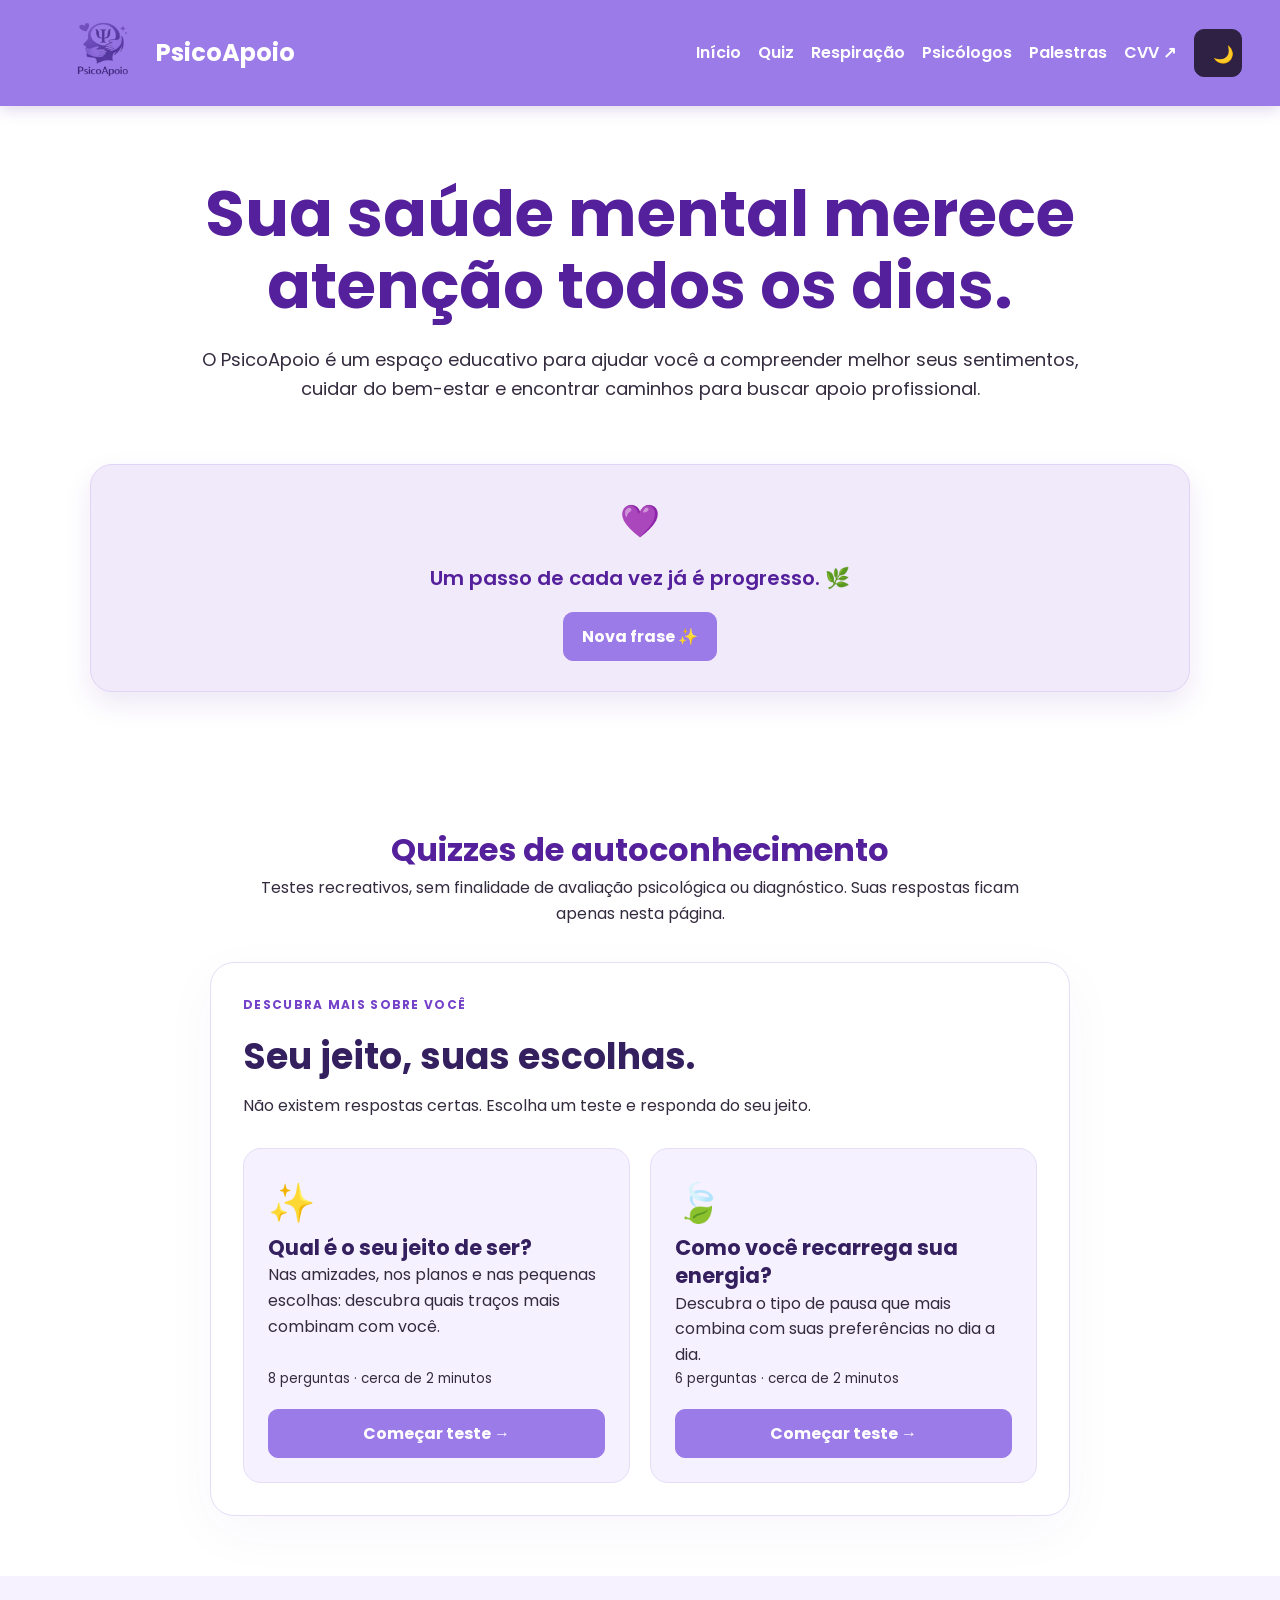
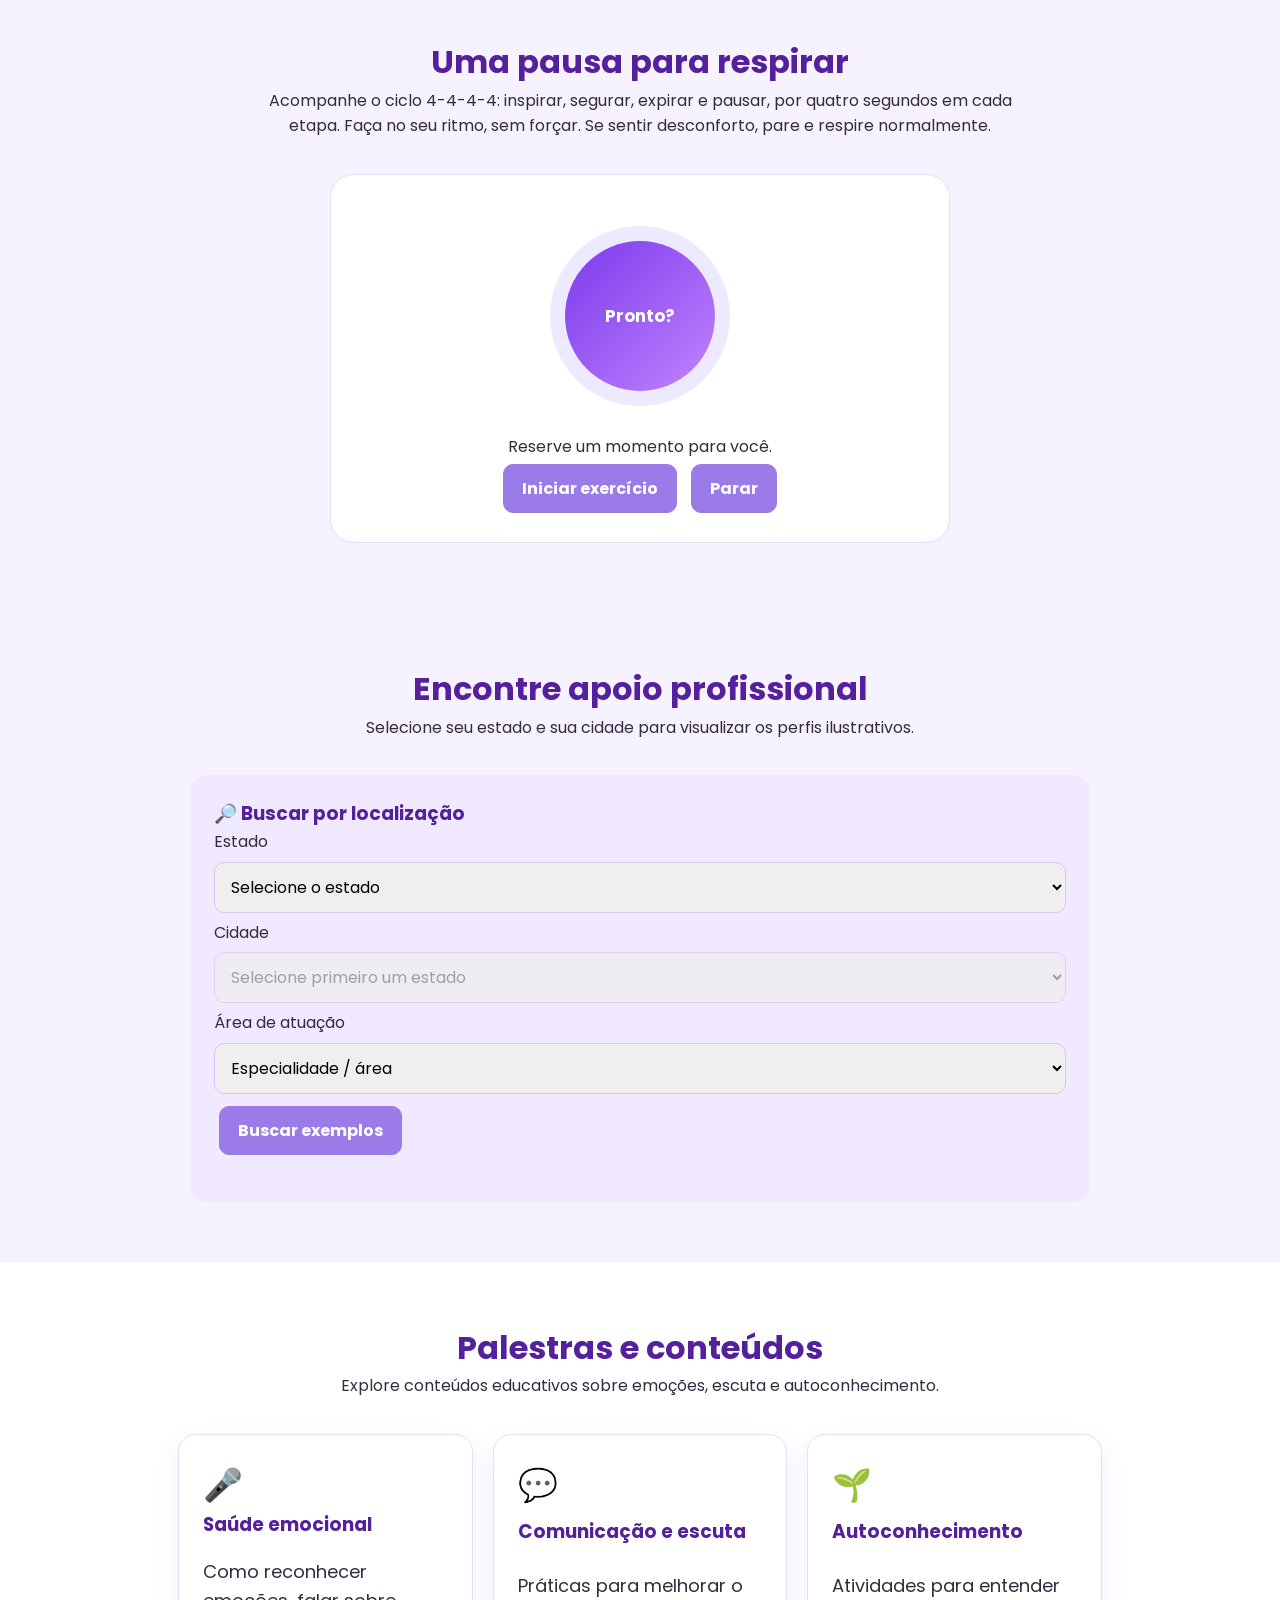
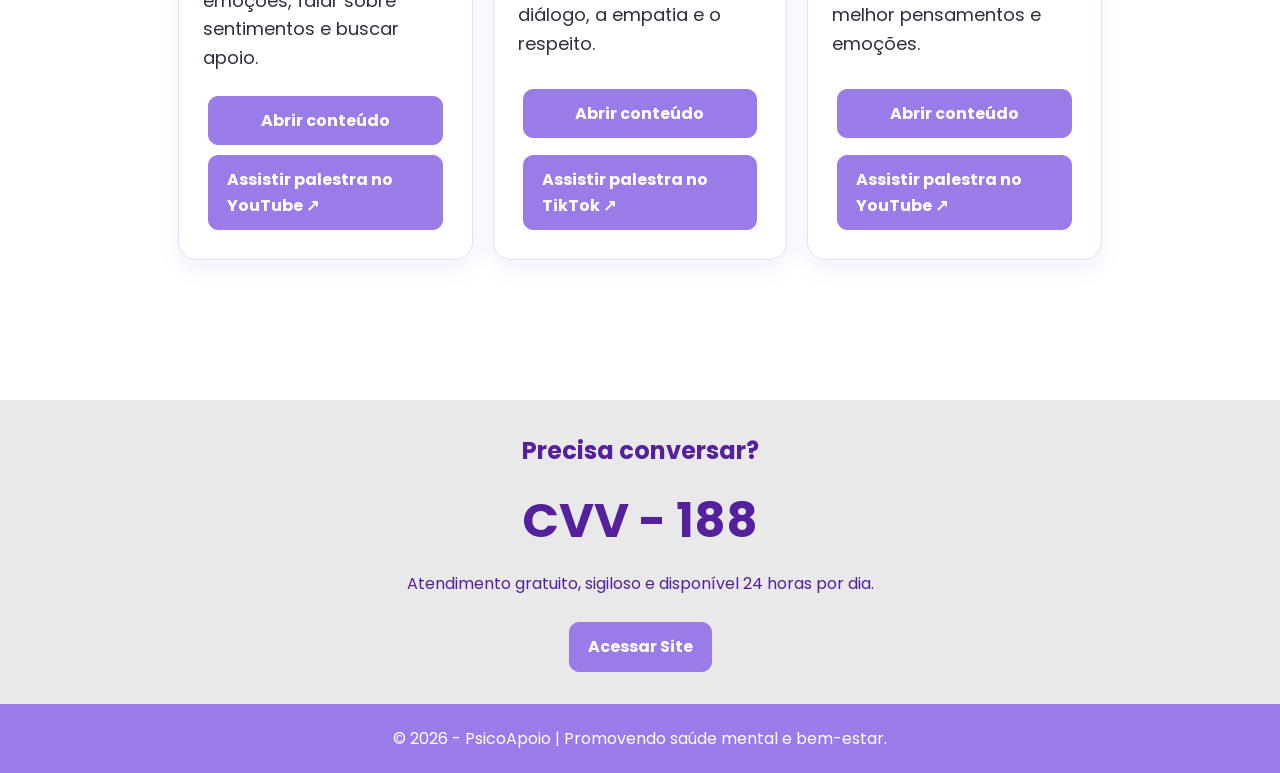
<file: index.html>
<!DOCTYPE html>
<html lang="pt-BR">
 <head>
  <meta charset="utf-8"/>
  <meta content="width=device-width, initial-scale=1.0" name="viewport"/>
  <title>
   PsicoApoio &mdash; Sa&uacute;de emocional e acolhimento
  </title>
  <meta content="PsicoApoio: espa&ccedil;o educativo para autoconhecimento, sa&uacute;de emocional e caminhos para buscar apoio." name="description"/>
  <link href="css/style.css" rel="stylesheet"/>
  <link href="https://fonts.googleapis.com" rel="preconnect"/>
  <link crossorigin="" href="https://fonts.gstatic.com" rel="preconnect"/>
  <link href="https://fonts.googleapis.com/css2?family=Poppins:wght@300;400;500;600;700&amp;display=swap" rel="stylesheet"/>
  <style>
   :root {
  --pa-roxo:#7441c9;
  --pa-lilas:#8b5cf6;
  --pa-suave:#f6f0ff;
  --pa-escuro:#35205f;
  --pa-texto:#342b3f;
  --pa-borda:#e6ddf7
}
html {
  scroll-behavior:smooth
}
body {
  margin:0;
  font-family:Poppins,Arial,sans-serif;
  color:var(--pa-texto);
  background:#ffffff;
  line-height:1.6
}
section[id] {
  scroll-margin-top:110px
}
header {
  position:sticky;
  top:0;
  z-index:20;
  background:linear-gradient(135deg,#7c3aed,#a855f7);
  color:#fff;
  padding:12px 5%;
  display:flex;
  align-items:center;
  justify-content:space-between;
  gap:18px;
  box-shadow:0 3px 15px #4c1d9530
}
header .logo {
  display:flex;
  align-items:center;
  gap:10px;
  flex-shrink:0
}
header .logo img {
  width:56px;
  height:56px;
  object-fit:contain;
  background:#fff;
  border-radius:14px;
  padding:3px
}
header .logo h2 {
  margin:0;
  color:white
}
header nav {
  display:flex;
  align-items:center;
  justify-content:flex-end;
  flex-wrap:wrap;
  gap:14px
}
header nav a {
  color:white;
  text-decoration:none;
  font-weight:600;
  margin:0
}
header nav a:hover {
  text-decoration:underline
}
#tema {
  border:1px solid #ffffff80;
  background:#ffffff20;
  color:white;
  border-radius:10px;
  padding:9px 12px;
  cursor:pointer;
  font-size:1.05rem
}
.hero {
  padding:72px 7%;
  background:#ffffff;
  display:grid;
  grid-template-columns:1.2fr .8fr;
  gap:35px;
  align-items:center
}
.hero h1 {
  font-size:clamp(2.2rem,5vw,4rem);
  color:var(--pa-escuro);
  line-height:1.12
}
.btn {
  display:inline-block;
  background:var(--pa-roxo);
  color:white;
  padding:12px 19px;
  border-radius:12px;
  text-decoration:none;
  border:0;
  font-weight:700;
  cursor:pointer;
  margin:5px
}
.btn.secondary {
  background:white;
  color:var(--pa-roxo);
  border:2px solid var(--pa-roxo)
}
.emergency {
  background:#5b21b6;
  color:#fff;
  padding:18px 7%;
  display:flex;
  justify-content:space-between;
  align-items:center;
  gap:20px
}
.call {
  display:inline-block;
  background:#fff;
  color:#5b21b6;
  padding:10px 16px;
  border-radius:10px;
  font-weight:800;
  text-decoration:none;
  margin:3px
}
section {
  padding:60px 7%
}
.title {
  text-align:center;
  color:var(--pa-escuro);
  font-size:2rem
}
.subtitle {
  text-align:center;
  max-width:760px;
  margin:0 auto 35px
}
.cards {
  display:grid;
  grid-template-columns:repeat(3,minmax(0,1fr));
  gap:20px
}
.card {
  background:white;
  border:1px solid var(--pa-borda);
  border-radius:18px;
  padding:24px;
  box-shadow:0 8px 25px #6d28d914
}
.card h2,.card h3 {
  color:#6d28d9
}
.icon {
  font-size:2rem
}
.quiz-grid {
  display:grid;
  grid-template-columns:repeat(2,minmax(0,1fr));
  gap:18px
}
.quiz-card {
  background:linear-gradient(145deg,#fff,#f5edff);
  border:1px solid #dfccff;
  border-radius:18px;
  padding:22px
}
.prof-wrap {
  display:grid;
  grid-template-columns:1fr 1fr;
  gap:20px
}
.searchbox {
  background:#f1e9ff;
  border-radius:18px;
  padding:24px
}
.searchbox input,.searchbox select,.contact-input {
  box-sizing:border-box;
  width:100%;
  padding:12px;
  margin:7px 0;
  border:1px solid #d7c5f2;
  border-radius:10px;
  font:inherit
}
.notice {
  font-size:.9rem;
  background:#fff7e6;
  border-left:4px solid #e5a51c;
  padding:12px;
  margin-top:15px
}
.official {
  background:#fff;
  border-radius:18px;
  padding:24px;
  border:1px solid var(--pa-borda)
}
#quiz-app {
  --painel:#fff;
  --suave:#f5f1ff;
  --borda:#e6ddf7;
  --muted:#6c617d;
  --roxo:#7441c9;
  max-width:860px;
  margin:auto;
  background:white;
  border:1px solid var(--pa-borda);
  border-radius:24px;
  padding:32px;
  box-shadow:0 16px 55px #5225900a
}
#quiz-app .etiqueta {
  display:block;
  font-size:12px;
  font-weight:700;
  color:var(--roxo);
  letter-spacing:1.3px
}
#quiz-app h1 {
  font-size:clamp(25px,4vw,36px);
  line-height:1.25;
  margin:20px 0 14px;
  color:var(--pa-escuro)
}
#quiz-app h2 {
  font-size:21px;
  line-height:1.35
}
#quiz-app h3 {
  font-size:15px;
  margin-bottom:4px;
  color:var(--roxo)
}
#quiz-app .catalogo {
  display:grid;
  grid-template-columns:1fr 1fr;
  gap:20px;
  margin-top:30px
}
#quiz-app .quiz-card {
  padding:24px;
  border-radius:18px;
  background:var(--suave);
  border:1px solid var(--borda);
  display:flex;
  flex-direction:column
}
#quiz-app .quiz-card p {
  flex:1
}
#quiz-app .icone {
  font-size:38px
}
#quiz-app button {
  font:inherit;
  border:0;
  border-radius:12px;
  padding:12px 18px;
  background:#7441c9;
  color:white;
  cursor:pointer;
  transition:background .15s
}
#quiz-app button:hover:not(:disabled) {
  background:#602bae
}
#quiz-app button:focus-visible,#quiz-app a:focus-visible,button:focus-visible,a:focus-visible {
  outline:3px solid #f59e0b;
  outline-offset:4px
}
#quiz-app button:disabled {
  opacity:.45;
  cursor:not-allowed
}
#quiz-app .quiz-card button {
  margin-top:20px
}
#quiz-app .link {
  padding:0;
  background:none;
  color:var(--roxo);
  margin-bottom:25px
}
#quiz-app .link:hover:not(:disabled) {
  background:var(--suave)
}
#quiz-app .progresso-info {
  display:flex;
  justify-content:space-between;
  color:var(--muted);
  font-size:13px;
  margin:22px 0 8px
}
#quiz-app .barra {
  height:8px;
  background:var(--borda);
  border-radius:20px;
  overflow:hidden
}
#quiz-app .barra>div {
  height:100%;
  background:#9870e4;
  border-radius:20px
}
#quiz-app .opcao {
  display:block;
  width:100%;
  margin:12px 0;
  text-align:left;
  background:#fff;
  color:inherit;
  border:2px solid var(--borda);
  padding:16px 18px
}
#quiz-app .opcao:hover:not(:disabled) {
  background:var(--suave);
  border-color:var(--roxo)
}
#quiz-app .opcao.selecionada {
  background:#7441c9 !important;
  color:#fff !important;
  border:3px solid #54209b !important;
  box-shadow:0 0 0 3px rgba(155,123,232,.28), 0 8px 20px rgba(84,32,155,.22) !important;
  font-weight:700;
  transform:translateY(-2px);
  position:relative;
  padding-right:54px
}
#quiz-app .opcao.selecionada::after {
  content:"✓";
  position:absolute;
  right:18px;
  top:50%;
  transform:translateY(-50%);
  display:grid;
  place-items:center;
  width:26px;
  height:26px;
  border-radius:50%;
  background:#fff;
  color:#54209b;
  font-size:17px;
  font-weight:800
}
body.tema-escuro #quiz-app .opcao.selecionada {
  background:#9b7be8 !important;
  color:#211632 !important;
  border-color:#d8c8ff !important;
  box-shadow:0 0 0 3px rgba(216,200,255,.25), 0 8px 22px rgba(0,0,0,.3) !important
}
body.tema-escuro #quiz-app .opcao.selecionada::after {
  background:#2e2143;
  color:#fff
}
#quiz-app .acoes {
  display:flex;
  gap:12px;
  margin-top:28px
}
#quiz-app .acoes button {
  flex:1
}
#quiz-app .secundario {
  background:var(--suave);
  color:var(--roxo);
  border:1px solid var(--borda)
}
#quiz-app .secundario:hover:not(:disabled) {
  background:var(--borda)
}
#quiz-app .resultado-emoji {
  font-size:52px;
  margin-top:20px
}
#quiz-app .perfil {
  padding:24px;
  background:var(--suave);
  border-radius:16px;
  margin:20px 0
}
#quiz-app .perfil h2 {
  margin-top:0
}
#quiz-app .afinidades {
  margin-top:30px;
  padding:20px 0
}
#quiz-app .afinidades>p {
  font-size:13px;
  color:var(--muted)
}
#quiz-app .afinidade {
  margin:16px 0
}
#quiz-app .afinidade>div:first-child {
  display:flex;
  justify-content:space-between;
  gap:12px;
  font-size:13px;
  margin-bottom:6px
}
#quiz-app .inicio {
  display:block;
  text-align:center;
  margin-top:20px
}
.resp-box {
  text-align:center;
  max-width:620px;
  margin:auto;
  background:white;
  border-radius:24px;
  padding:24px;
  border:1px solid var(--pa-borda)
}
.resp-stage {
  height:235px;
  display:grid;
  place-items:center
}
#circulo {
  width:150px;
  height:150px;
  border-radius:50%;
  background:linear-gradient(135deg,#7c3aed,#c084fc);
  color:white;
  display:grid;
  place-items:center;
  font-size:1.05rem;
  font-weight:bold;
  transition:transform 4s linear;
  box-shadow:0 0 0 15px #ede9fe
}
#modal-palestra {
  display:none;
  position:fixed;
  inset:0;
  background:#0008;
  z-index:100;
  align-items:center;
  justify-content:center;
  padding:20px
}
#modal-palestra>div {
  max-height:85vh;
  overflow:auto;
  background:white;
  max-width:540px;
  width:100%;
  padding:28px;
  border-radius:18px;
  position:relative;
  color:var(--pa-texto)
}
#modal-fechar {
  position:absolute;
  right:15px;
  top:10px;
  border:0;
  background:none;
  color:#5b21b6;
  font-size:24px;
  cursor:pointer
}
footer {
  background:#2e174f;
  color:#eee;
  padding:35px 7%
}
footer a {
  color:#e9d5ff
}
.footer-grid {
  display:grid;
  grid-template-columns:2fr 1fr 1fr;
  gap:25px
}
.small {
  font-size:.88rem
}
#contato-form {
  max-width:700px;
  margin:auto
}
#contato-form textarea {
  min-height:120px;
  resize:vertical
}
body.tema-escuro {
  background:#000000;
  color:#eee
}
body.tema-escuro section:not(.hero) {
  background:#000000!important
}
body.tema-escuro .hero {
  background:#000000
}
body.tema-escuro .hero h1,body.tema-escuro .title {
  color:#e5d5ff
}
body.tema-escuro .card,body.tema-escuro .official,body.tema-escuro .resp-box,body.tema-escuro #quiz-app,body.tema-escuro #modal-palestra>div {
  background:#302545;
  color:#f5efff;
  border-color:#51416b
}
body.tema-escuro .quiz-card,body.tema-escuro .searchbox,body.tema-escuro #quiz-app .perfil {
  background:#382a50;
  color:#f5efff
}
body.tema-escuro input,body.tema-escuro textarea,body.tema-escuro select {
  background:#241b34;
  color:white;
  border-color:#62517b
}

@media(max-width:900px) {
header {
  align-items:flex-start;
  flex-wrap:wrap
}
header nav {
  justify-content:flex-start
}
.hero,.prof-wrap {
  grid-template-columns:1fr
}
.cards,.footer-grid {
  grid-template-columns:1fr 1fr
}
.emergency {
  flex-direction:column;
  align-items:flex-start
}
}

@media(max-width:600px) {
header {
  position:relative
}
header nav {
  gap:9px
}
header nav a {
  font-size:.9rem
}
.hero {
  padding:48px 6%
}
.cards,.quiz-grid,.footer-grid,#quiz-app .catalogo {
  grid-template-columns:1fr
}
section {
  padding:42px 6%
}
#quiz-app {
  padding:24px 18px
}
#quiz-app .acoes {
  flex-direction:column
}
#quiz-app .afinidade>div:first-child {
  flex-wrap:wrap
}
.emergency {
  padding:18px 6%
}
}
.prof-resultados {
  display:grid;
  grid-template-columns:1fr;
  gap:14px;
  margin-top:16px
}
.prof-perfil {
  display:grid;
  grid-template-columns:100px 1fr;
  align-items:start;
  gap:15px;
  background:#fff;
  border:1px solid var(--pa-borda);
  border-radius:14px;
  padding:14px;
  color:#342b3f;
  box-shadow:0 5px 18px #6d28d90d
}
.prof-perfil img {
  width:100px;
  height:100px;
  object-fit:cover;
  object-position:center 35%;
  border-radius:50%;
  border:3px solid #eadfff;
  background:#eee
}
.prof-perfil h4 {
  margin:2px 0 5px;
  color:#54209b;
  font-size:1.05rem
}
.prof-perfil p {
  margin:5px 0;
  font-size:.92rem;
  line-height:1.5
}
.prof-perfil .prof-area {
  font-size:.82rem;
  font-weight:700;
  color:#7441c9
}
body.tema-escuro .prof-perfil {
  background:#302545;
  color:#f5efff;
  border-color:#51416b
}
body.tema-escuro .prof-perfil h4 {
  color:#e3d1ff
}
body.tema-escuro .prof-perfil .prof-area {
  color:#d8c0ff
}

@media(max-width:500px) {
.prof-perfil {
  grid-template-columns:76px 1fr;
  gap:12px;
  padding:12px
}
.prof-perfil img {
  width:76px;
  height:76px
}
}
/* Ajustes de contraste para facilitar a leitura em todos os temas */
    .card p,.official p,.searchbox p,.resp-box p,.hero p,.subtitle {
  color:#342b3f
}
.card h2,.card h3,.searchbox h3,.official h3 {
  color:#54209b
}
.notice {
  color:#493714;
  background:#fff4d6
}
.contato-section {
  max-width:900px;
  margin:0 auto
}
#contato-form {
  display:grid;
  gap:8px;
  background:#fff;
  border:1px solid var(--pa-borda);
  border-radius:18px;
  padding:24px;
  box-shadow:0 8px 25px #6d28d914;
  color:#342b3f
}
#contato-form label {
  font-weight:600;
  margin-top:5px
}
#contato-form .contact-input {
  margin:0
}
footer {
  background:#2e174f;
  color:#eee;
  padding:22px 7%;
  text-align:center
}
footer p {
  margin:0
}
body.tema-escuro .card p,body.tema-escuro .official p,body.tema-escuro .searchbox p,body.tema-escuro .resp-box p,body.tema-escuro .hero p,body.tema-escuro .subtitle {
  color:#f2ecff
}
body.tema-escuro .card h2,body.tema-escuro .card h3,body.tema-escuro .searchbox h3,body.tema-escuro .official h3,body.tema-escuro #quiz-app h3 {
  color:#d8c0ff
}
body.tema-escuro .notice {
  background:#49391b;
  color:#fff0c2;
  border-left-color:#f2c45e
}
body.tema-escuro #contato-form {
  background:#302545;
  color:#f5efff;
  border-color:#51416b
}
body.tema-escuro #contato-form .contact-input {
  background:#241b34;
  color:#fff;
  border-color:#62517b
}
body.tema-escuro #quiz-app .opcao {
  background:#241b34;
  color:#f5efff;
  border-color:#62517b
}
body.tema-escuro #quiz-app .opcao.selecionada {
  background:#49366a;
  border-color:#c4a5ff
}
body.tema-escuro #quiz-app .progresso-info,body.tema-escuro #quiz-app .afinidades>p {
  color:#e0d5f2
}
body.tema-escuro #quiz-app .secundario {
  background:#44335f;
  color:#f5efff;
  border-color:#756096
}
body.tema-escuro .btn.secondary {
  background:#302545;
  color:#e5d5ff;
  border-color:#bda0f5
}
/* Contraste reforçado do quiz nos temas claro e escuro */
    #quiz-app {
  color:#292238;
  background:#ffffff;
  color-scheme:light
}
#quiz-app>p,#quiz-app .quiz-card p,#quiz-app .quiz-card small,#quiz-app .perfil p,#quiz-app .afinidade,
    #quiz-app .pergunta,#quiz-app .progresso-info {
  color:#342b3f
}
#quiz-app h1,#quiz-app h2,#quiz-app h3 {
  color:#35205f
}
#quiz-app .opcao {
  background:#fff;
  color:#292238;
  border-color:#c9b9e8
}
#quiz-app .opcao:hover:not(:disabled),#quiz-app .opcao.selecionada {
  background:#eee5ff;
  color:#24143f;
  border-color:#6d28d9
}
#quiz-app .link {
  color:#5b21b6
}
#quiz-app .secundario {
  background:#eee5ff;
  color:#4c1d95;
  border-color:#b9a0e5
}
#quiz-app .barra {
  background:#d8cce9
}
body.tema-escuro #quiz-app {
  background:#21182f;
  color:#f8f4ff;
  border-color:#685486;
  color-scheme:dark
}
body.tema-escuro #quiz-app>p,body.tema-escuro #quiz-app .quiz-card p,body.tema-escuro #quiz-app .quiz-card small,
    body.tema-escuro #quiz-app .perfil p,body.tema-escuro #quiz-app .afinidade,body.tema-escuro #quiz-app .pergunta {
  color:#f3edff
}
body.tema-escuro #quiz-app h1,body.tema-escuro #quiz-app h2,body.tema-escuro #quiz-app h3 {
  color:#e6d5ff
}
body.tema-escuro #quiz-app .quiz-card,body.tema-escuro #quiz-app .perfil {
  background:#302342;
  color:#f8f4ff;
  border-color:#665080
}
body.tema-escuro #quiz-app .opcao {
  background:#251b35;
  color:#f8f4ff;
  border-color:#786394
}
body.tema-escuro #quiz-app .opcao:hover:not(:disabled),body.tema-escuro #quiz-app .opcao.selecionada {
  background:#493466;
  color:#fff;
  border-color:#d0b8ff
}
body.tema-escuro #quiz-app .progresso-info,body.tema-escuro #quiz-app .afinidades>p {
  color:#e9def8
}
body.tema-escuro #quiz-app .link {
  color:#dfcaff
}
body.tema-escuro #quiz-app .secundario {
  background:#44335f;
  color:#fff;
  border-color:#9278b4
}
body.tema-escuro #quiz-app .barra {
  background:#514064
}

@media(prefers-reduced-motion:reduce) {
html {
  scroll-behavior:auto
}
#circulo {
  transition:none
}
}
/* Ajustes finais de aparência e responsividade */
header {
  background: #9b7be8 !important;
  color: #fff !important;
  padding: 12px 3% 12px 5%;
  gap: 18px;
}
header .logo {
  flex-shrink: 0;
}
header .logo img {
  background: transparent !important;
  border-radius: 0 !important;
  padding: 0 !important;
  mix-blend-mode: multiply;
  object-fit: contain;
}
header nav {
  margin-left: auto;
  justify-content: flex-end !important;
  gap: 17px;
}
header .logo h2,
header nav a {
  color: #fff !important;
}
#tema {
  flex-shrink: 0;
  background: #805bcf !important;
  color: #fff !important;
  border: 1px solid #ffffff80 !important;
}

/* Tema escuro: grafite arroxeado, sem preto absoluto */
body.tema-escuro,
body.tema-escuro main,
body.tema-escuro section:not(.cvv-link) {
  background: #211a2b !important;
  color: #f5efff !important;
}
body.tema-escuro .hero,
body.tema-escuro .card,
body.tema-escuro .official,
body.tema-escuro .resp-box,
body.tema-escuro #quiz-app,
body.tema-escuro .quiz-card,
body.tema-escuro .searchbox,
body.tema-escuro #modal-palestra > div {
  background: #30263d !important;
  color: #f5efff !important;
  border-color: #514263 !important;
}
body.tema-escuro .prof-perfil {
  background: #382d47 !important;
  color: #f5efff !important;
  border-color: #5d4c70 !important;
}
body.tema-escuro .hero h1,
body.tema-escuro .title,
body.tema-escuro .card h2,
body.tema-escuro .card h3,
body.tema-escuro .searchbox h3,
body.tema-escuro .prof-perfil h4 {
  color: #e5d5ff !important;
}
body.tema-escuro input,
body.tema-escuro select,
body.tema-escuro textarea {
  background: #241b30 !important;
  color: #fff !important;
  border-color: #625276 !important;
}
body.tema-escuro .btn.secondary {
  background: #805bcf !important;
  color: #fff !important;
  border-color: #805bcf !important;
}
body.tema-escuro #tema {
  background: #805bcf !important;
  color: #fff !important;
}

/* Faixa do CVV mais clara e alinhada à esquerda */
section.cvv-link,
body.tema-escuro section.cvv-link {
  width: 100%;
  margin: 0 !important;
  padding: 28px 7% !important;
  background: #eee5ff !important;
  color: #35205f !important;
  border: 0 !important;
  border-radius: 0 !important;
  text-align: left !important;
}
.cvv-conteudo {
  width: 100%;
  max-width: 1200px;
  margin: 0 auto;
  display: flex;
  align-items: center;
  justify-content: space-between;
  gap: 28px;
}
.cvv-link h2,
body.tema-escuro .cvv-link h2 {
  margin: 0 0 8px;
  color: #35205f !important;
  font-size: clamp(1.2rem, 2.4vw, 1.7rem);
}
.cvv-link p,
body.tema-escuro .cvv-link p {
  color: #49385f !important;
  margin: 0;
  line-height: 1.6;
}
.cvv-selo,
body.tema-escuro .cvv-selo {
  color: #6743a4 !important;
}
.cvv-acoes {
  display: flex;
  align-items: center;
  justify-content: flex-start;
  gap: 12px;
  flex-wrap: wrap;
  flex-shrink: 0;
}
.cvv-ligar,
body.tema-escuro .cvv-ligar {
  background: #6f42b5 !important;
  color: #fff !important;
  padding: 11px 18px;
  border-radius: 9px;
  text-decoration: none !important;
  font-weight: 800;
}
.cvv-site,
body.tema-escuro .cvv-site {
  color: #56318c !important;
  text-decoration: underline !important;
  text-underline-offset: 4px;
  font-weight: 700;
}

/* Busca de profissionais centralizada; resultados só após clicar em Buscar */
#profissionais .prof-wrap {
  width: 100%;
  max-width: 900px;
  margin: 0 auto;
  display: block;
}
#profissionais .searchbox {
  width: 100%;
  max-width: 900px;
  margin: 0 auto;
}
#resultados-profissionais:empty {
  display: none;
}
#resultados-profissionais {
  width: 100%;
  margin-top: 18px;
}
.prof-resultados {
  width: 100%;
  max-width: 780px;
  margin: 16px auto 0;
}
.prof-placeholder {
  margin-top: 14px;
  padding: 12px 14px;
  border: 1px dashed #b9a0e5;
  border-radius: 10px;
  color: #6d568d;
  background: #faf7ff;
}
body.tema-escuro .prof-placeholder {
  background: #382d47;
  color: #e5d5ff;
  border-color: #655080;
}
.cards[aria-label="Ferramentas de bem-estar"] {
  display: none !important;
}
/* RESPONSIVIDADE DO HEADER */
@media (max-width: 760px) {

  header {
    display: grid !important;
    grid-template-columns: 1fr auto;
    grid-template-rows: auto auto;
    align-items: center;
    gap: 8px 12px !important;
    padding: 8px 14px 10px !important;
  }

  header .logo {
    grid-column: 1;
    grid-row: 1;
    min-width: 0;
    gap: 8px;
  }

  header .logo img {
    width: 48px !important;
    height: 48px !important;
  }

  header .logo h2 {
    font-size: 1.15rem;
    white-space: nowrap;
  }

  header #tema {
    grid-column: 2;
    grid-row: 1;
    min-width: 42px;
    min-height: 42px;
  }

  header nav {
    grid-column: 1 / -1;
    grid-row: 2;

    display: flex !important;
    flex-wrap: nowrap !important;
    justify-content: flex-start !important;

    width: 100% !important;
    margin: 0 !important;
    padding: 4px 0;

    gap: 8px !important;
    overflow-x: auto;
    overflow-y: hidden;

    scrollbar-width: none;
    -webkit-overflow-scrolling: touch;
  }

  header nav::-webkit-scrollbar {
    display: none;
  }

  header nav a {
    flex-shrink: 0;
    white-space: nowrap;
    font-size: 0.82rem !important;
    padding: 7px 11px;
    border-radius: 20px;
    background: rgba(255,255,255,0.12);
  }

  section[id] {
    scroll-margin-top: 120px;
  }

  .cvv-conteudo {
    align-items: flex-start;
    flex-direction: column;
    gap: 16px;
  }

  .cvv-acoes {
    align-items: flex-start;
    flex-wrap: wrap;
  }

}

@media (max-width: 380px) {

  header {
    padding-left: 10px !important;
    padding-right: 10px !important;
  }

  header .logo img {
    width: 42px !important;
    height: 42px !important;
  }

  header .logo h2 {
    font-size: 1rem;
  }

  header nav a {
    font-size: 0.78rem !important;
    padding: 7px 9px;
  }

}

/* Estilo da seção CVV transferida do index anterior */
section.cvv {
  background: #7441c9;
  color: #fff;
  text-align: center;
  padding: 60px 7%;
}
section.cvv h2,
section.cvv h1,
section.cvv p {
  color: #fff;
}
section.cvv h1 {
  margin: 12px 0;
  font-size: clamp(2rem, 4vw, 3rem);
}
section.cvv a button {
  background: #fff;
  color: #7441c9;
  border: 0;
  border-radius: 10px;
  padding: 12px 22px;
  font: inherit;
  font-weight: 700;
  cursor: pointer;
}
body.tema-escuro section.cvv {
  background: #000000 !important;
  color: #fff !important;
}


/* Ajustes visuais solicitados */
:root {
  --pa-roxo: #9b7be8;
  --pa-lilas: #9a77d1;
  --pa-suave: #e9e9e9;
  --pa-escuro: #54209b;
}
header {
  background: #9b7be8 !important;
}
footer {
  background: #9b7be8 !important;
  color: #fff !important;
}
header .logo img {
  width: 82px !important;
  height: 82px !important;
  padding: 0 !important;
  background: transparent !important;
}
.hero {
  grid-template-columns: 1fr !important;
  text-align: center !important;
}
.hero-texto {
  max-width: 900px;
  margin: 0 auto;
  text-align: center !important;
}
.hero h1 {
  color: #54209b !important;
  text-align: center !important;
}
/* Botões com aparência consistente com os botões do quiz */
button, .btn, a.btn, section.cvv a button {
  background: #9b7be8 !important;
  color: #fff !important;
  border: 1px solid #9b7be8 !important;
  border-radius: 10px !important;
  padding: 11px 18px !important;
  font-family: inherit !important;
  font-weight: 700 !important;
  cursor: pointer;
  text-decoration: none !important;
}
button:hover, .btn:hover, section.cvv a button:hover {
  filter: brightness(.94);
}
#tema {
  background: #2e2143 !important;
  color: #fff !important;
  border-color: #2e2143 !important;
}
section.cvv {
  background: #e9e9e9 !important;
  color: #54209b !important;
  text-align: center !important;
  padding: 32px 7% !important;
}
section.cvv h1, section.cvv h2, section.cvv p {
  color: #54209b !important;
}
body.tema-escuro,
body.tema-escuro main,
body.tema-escuro section:not(.cvv-link) {
  background: #261e33 !important;
  color: #f5efff !important;
}
body.tema-escuro header,
body.tema-escuro footer {
  background: #2e2143 !important;
}
body.tema-escuro .hero,
body.tema-escuro .card,
body.tema-escuro .official,
body.tema-escuro .resp-box,
body.tema-escuro #quiz-app,
body.tema-escuro .quiz-card,
body.tema-escuro .searchbox,
body.tema-escuro #modal-palestra > div {
  background: #261e33 !important;
  color: #f5efff !important;
}
body.tema-escuro .hero h1,
body.tema-escuro .title {
  color: #9a77d1 !important;
}
body.tema-escuro header .logo img {
    filter: none !important;
    mix-blend-mode: normal !important;
    opacity: 1 !important;
}

body.tema-escuro section.cvv h1,
body.tema-escuro section.cvv h2,
body.tema-escuro section.cvv p {
  color: #fff !important;
}
body.tema-escuro button,
body.tema-escuro .btn,
body.tema-escuro a.btn,
body.tema-escuro section.cvv a button {
  background: #9a77d1 !important;
  color: #fff !important;
  border-color: #9a77d1 !important;
}
body.tema-escuro #tema {
  background: #9b7be8 !important;
  color: #261e33 !important;
  border-color: #9b7be8 !important;
}

.frase-card {
  min-height:220px; padding:30px; border-radius:22px;
  background:#f1eafa; border:1px solid #e2d4f5;
  display:flex; flex-direction:column; align-items:center;
  justify-content:center; text-align:center;
  box-shadow:0 12px 28px rgba(84,32,155,.10);
}
.frase-card .frase-icone {font-size:2rem; margin-bottom:8px}
.frase-card p {font-size:1.25rem; line-height:1.6; font-weight:600; color:#54209b; margin:8px 0 18px}
.frase-card .btn {margin:0; background:#9b7be8; color:#fff; border:0}
.frase-card .btn:hover {filter:brightness(.94); transform:translateY(-2px)}
body.tema-escuro .frase-card {background:#261e33; border-color:#514064; box-shadow:0 12px 28px rgba(0,0,0,.22)}
body.tema-escuro .frase-card p {color:#e8dcff}
body.tema-escuro .frase-card .btn {background:#9b7be8; color:#fff}
@media(max-width:760px){.hero{grid-template-columns:1fr}.frase-card{min-height:180px}}

html body.tema-escuro section.cvv#emergencia {
    background: #47385e !important;
    background-color: #47385e !important;
    background-image: none !important;
    color: #ffffff !important;
}

html body.tema-escuro section.cvv#emergencia h1,
html body.tema-escuro section.cvv#emergencia h2,
html body.tema-escuro section.cvv#emergencia p {
    color: #ffffff !important;
}
  </style>
 </head>  
 <body>
  <header>
   <div class="logo">
    <img alt="Logo PsicoApoio" src="img/PsicoApoio-removebg-preview.png"/>
    <h2>
     PsicoApoio
    </h2>
   </div>
   <nav aria-label="Navega&ccedil;&atilde;o principal">
    <a href="#inicio">
     In&iacute;cio
    </a>
    <a href="#quizzes">
     Quiz
    </a>
    <a href="#respiracao">
     Respira&ccedil;&atilde;o
    </a>
    <a href="#profissionais">
     Psic&oacute;logos
    </a>
    <a href="#palestras">
     Palestras
    </a>
    <a href="#emergencia">
     CVV &nearrow;
    </a>
   </nav>
   <button aria-label="Alternar tema" id="tema" title="Alternar tema" type="button">
    🌙
   </button>
  </header>
  <main id="inicio">
   <section class="hero">
    <div class="hero-texto">
     <h1>
      Sua sa&uacute;de mental merece aten&ccedil;&atilde;o todos os dias.
     </h1>
     <p>
      O PsicoApoio &eacute; um espa&ccedil;o educativo para ajudar voc&ecirc; a compreender melhor seus sentimentos, cuidar do bem-estar e encontrar caminhos para buscar apoio profissional.
     </p>

    </div>
    <div class="frase-card" aria-live="polite">
     <span class="frase-icone" aria-hidden="true">💜</span>
     <p id="frase">Um passo de cada vez já é progresso. 🌿</p>
     <button class="btn" id="nova-frase" type="button">Nova frase ✨</button>
    </div>
   </section>
   <section id="quizzes">
    <h2 class="title">
     Quizzes de autoconhecimento
    </h2>
    <p class="subtitle">
     Testes recreativos, sem finalidade de avalia&ccedil;&atilde;o psicol&oacute;gica ou diagn&oacute;stico. Suas respostas ficam apenas nesta p&aacute;gina.
    </p>
    <div id="quiz-app">
    </div>
    <noscript>
     Ative o JavaScript para responder aos testes.
    </noscript>
   </section>

   <section id="respiracao" style="background:#f7f2ff">
    <h2 class="title">
     Uma pausa para respirar
    </h2>
    <p class="subtitle">
     Acompanhe o ciclo 4-4-4-4: inspirar, segurar, expirar e pausar, por quatro segundos em cada etapa. Fa&ccedil;a no seu ritmo, sem for&ccedil;ar. Se sentir desconforto, pare e respire normalmente.
    </p>
    <div class="resp-box">
     <div class="resp-stage">
      <div id="circulo">
       Pronto?
      </div>
     </div>
     <p id="resp-status" role="status">
      Reserve um momento para voc&ecirc;.
     </p>
     <button class="btn" id="resp-iniciar" type="button">
      Iniciar exerc&iacute;cio
     </button>
     <button class="btn secondary" disabled="" id="resp-parar" type="button">
      Parar
     </button>
    </div>
   </section>
   <section id="profissionais" style="background:#f7f2ff">
    <h2 class="title">
     Encontre apoio profissional
    </h2>
    <p class="subtitle">
     Selecione seu estado e sua cidade para visualizar os perfis ilustrativos.
    </p>
    <div class="prof-wrap">
     <div class="searchbox">
      <h3>
       🔎 Buscar por localiza&ccedil;&atilde;o
      </h3>
      <label for="estado">
       Estado
      </label>
      <select id="estado">
       <option value="">
        Selecione o estado
       </option>
       <option value="AC">
        Acre (AC)
       </option>
       <option value="AL">
        Alagoas (AL)
       </option>
       <option value="AP">
        Amap&aacute; (AP)
       </option>
       <option value="AM">
        Amazonas (AM)
       </option>
       <option value="BA">
        Bahia (BA)
       </option>
       <option value="CE">
        Cear&aacute; (CE)
       </option>
       <option value="DF">
        Distrito Federal (DF)
       </option>
       <option value="ES">
        Esp&iacute;rito Santo (ES)
       </option>
       <option value="GO">
        Goi&aacute;s (GO)
       </option>
       <option value="MA">
        Maranh&atilde;o (MA)
       </option>
       <option value="MT">
        Mato Grosso (MT)
       </option>
       <option value="MS">
        Mato Grosso do Sul (MS)
       </option>
       <option value="MG">
        Minas Gerais (MG)
       </option>
       <option value="PA">
        Par&aacute; (PA)
       </option>
       <option value="PB">
        Para&iacute;ba (PB)
       </option>
       <option value="PR">
        Paran&aacute; (PR)
       </option>
       <option value="PE">
        Pernambuco (PE)
       </option>
       <option value="PI">
        Piau&iacute; (PI)
       </option>
       <option value="RJ">
        Rio de Janeiro (RJ)
       </option>
       <option value="RN">
        Rio Grande do Norte (RN)
       </option>
       <option value="RS">
        Rio Grande do Sul (RS)
       </option>
       <option value="RO">
        Rond&ocirc;nia (RO)
       </option>
       <option value="RR">
        Roraima (RR)
       </option>
       <option value="SC">
        Santa Catarina (SC)
       </option>
       <option value="SP">
        S&atilde;o Paulo (SP)
       </option>
       <option value="SE">
        Sergipe (SE)
       </option>
       <option value="TO">
        Tocantins (TO)
       </option>
      </select>
      <label for="cidade">
       Cidade
      </label>
      <select disabled="" id="cidade">
       <option value="">
        Selecione primeiro um estado
       </option>
      </select>
      <label for="especialidade">
       &Aacute;rea de atua&ccedil;&atilde;o
      </label>
      <select id="especialidade">
       <option value="">
        Especialidade / &aacute;rea
       </option>
       <option>
        Psicologia Cl&iacute;nica
       </option>
       <option>
        Psicologia Escolar/Educacional
       </option>
       <option>
        Psicologia Social
       </option>
       <option>
        Neuropsicologia
       </option>
       <option>
        Psicologia Organizacional e do Trabalho
       </option>
      </select>
      <button class="btn" id="buscar-profissionais" type="button">
       Buscar exemplos
      </button>
      <div aria-live="polite" id="resultados-profissionais">
      </div>
     </div>
    </div>
   </section>
   <section id="palestras">
    <h2 class="title">
     Palestras e conte&uacute;dos
    </h2>
    <p class="subtitle">
     Explore conte&uacute;dos educativos sobre emo&ccedil;&otilde;es, escuta e autoconhecimento.
    </p>
    <div class="cards">
     <div class="card">
      <div class="icon">
       🎤
      </div>
      <h3>
       Sa&uacute;de emocional
      </h3>
      <p>
       Como reconhecer emo&ccedil;&otilde;es, falar sobre sentimentos e buscar apoio.
      </p>
      <button class="btn secondary abrir-palestra" data-titulo="Sa&uacute;de emocional">
       Abrir conte&uacute;do
      </button>
      <a class="btn secondary palestra-youtube" href="https://youtu.be/-ycImch3y6U?si=pyNqtRpM3NMlGVBG" rel="noopener noreferrer" target="_blank">
       Assistir palestra no YouTube &nearrow;
      </a>
     </div>
     <div class="card">
      <div class="icon">
       💬
      </div>
      <h3>
       Comunica&ccedil;&atilde;o e escuta
      </h3>
      <p>
       Pr&aacute;ticas para melhorar o di&aacute;logo, a empatia e o respeito.
      </p>
      <button class="btn secondary abrir-palestra" data-titulo="Comunica&ccedil;&atilde;o e escuta">
       Abrir conte&uacute;do
      </button>
      <a class="btn secondary palestra-youtube" href="https://vt.tiktok.com/ZSg7S3qLR/" rel="noopener noreferrer" target="_blank">
       Assistir palestra no TikTok &nearrow;
      </a>
     </div>
     <div class="card">
      <div class="icon">
       🌱
      </div>
      <h3>
       Autoconhecimento
      </h3>
      <p>
       Atividades para entender melhor pensamentos e emo&ccedil;&otilde;es.
      </p>
      <button class="btn secondary abrir-palestra" data-titulo="Autoconhecimento">
       Abrir conte&uacute;do
      </button>
      <a class="btn secondary palestra-youtube" href="https://youtu.be/oAlqaznclUk?is=P-Zycj04vyNM7Pyh" rel="noopener noreferrer" target="_blank">
       Assistir palestra no YouTube &nearrow;
      </a>
     </div>
    </div>
   </section>
  </main>
  <div aria-labelledby="modal-titulo" aria-modal="true" id="modal-palestra" role="dialog">
   <div>
    <button aria-label="Fechar conte&uacute;do" id="modal-fechar" type="button">
     &times;
    </button>
    <h2 id="modal-titulo">
    </h2>
    <div id="modal-texto">
    </div>
    <p>
     <small>
      Conte&uacute;do educativo para leitura. N&atilde;o h&aacute; palestra ao vivo ou inscri&ccedil;&atilde;o dispon&iacute;vel nesta vers&atilde;o.
     </small>
    </p>
   </div>
  </div>
   <!-- ================= CVV ================= -->

    <section class="cvv" id="emergencia">

        <h2>Precisa conversar?</h2>

        <h1>CVV - 188</h1>

        <p>

            Atendimento gratuito, sigiloso e disponível 24 horas por dia.

        </p>

        <a href="https://cvv.org.br/" target="_blank">

            <button>

                Acessar Site

            </button>

        </a>

    </section>
    <footer>
   <p>
    &copy; 2026 - PsicoApoio | Promovendo sa&uacute;de mental e bem-estar.
   </p>
  </footer>
  <script>
   // Tema claro/escuro
const temaBtn=document.getElementById('tema');
try{if(localStorage.getItem('psicoapoio-tema')==='escuro')document.body.classList.add('tema-escuro');}catch(e){}

function atualizarBotaoTema(){const escuro=document.body.classList.contains('tema-escuro');temaBtn.textContent=escuro?'☀️':'🌙';temaBtn.setAttribute('aria-label',escuro?'Ativar tema claro':'Ativar tema escuro');temaBtn.setAttribute('title',escuro?'Ativar tema claro':'Ativar tema escuro');}
atualizarBotaoTema();
temaBtn.addEventListener('click',()=>{document.body.classList.toggle('tema-escuro');atualizarBotaoTema();try{localStorage.setItem('psicoapoio-tema',document.body.classList.contains('tema-escuro')?'escuro':'claro');}catch(e){}});

// Perfis ilustrativos fictícios; não representam profissionais reais.
const profissionais=[
 {nome:'Marina Almeida',area:'Psicologia Clínica',foto:'https://images.unsplash.com/photo-1494790108377-be9c29b29330?auto=format&fit=crop&w=400&h=400&q=85',descricao:'Perfil ilustrativo com foco em acolhimento emocional, autoconhecimento e manejo do estresse.'},
 {nome:'Rafael Costa',area:'Psicologia Social',foto:'https://images.unsplash.com/photo-1500648767791-00dcc994a43e?auto=format&fit=crop&w=400&h=400&q=85',descricao:'Perfil ilustrativo voltado a relações, bem-estar e desafios cotidianos.'},
 {nome:'Camila Ferreira',area:'Neuropsicologia',foto:'https://images.unsplash.com/photo-1551836022-d5d88e9218df?auto=format&fit=crop&w=400&h=400&q=85',descricao:'Perfil ilustrativo com interesse em aprendizagem, atenção e estratégias para a rotina.'},
 {nome:'Lucas Martins',area:'Psicologia Clínica',foto:'https://images.unsplash.com/photo-1506794778202-cad84cf45f1d?auto=format&fit=crop&w=400&h=400&q=85',descricao:'Perfil ilustrativo sobre emoções, autoestima e formas de lidar com o estresse.'},
 {nome:'Beatriz Oliveira',area:'Psicologia Escolar/Educacional',foto:'https://images.unsplash.com/photo-1580489944761-15a19d654956?auto=format&fit=crop&w=400&h=400&q=85',descricao:'Perfil ilustrativo dedicado a temas de aprendizagem, convivência e desenvolvimento.'},
 {nome:'André Ribeiro',area:'Psicologia Organizacional e do Trabalho',foto:'https://images.unsplash.com/photo-1519085360753-af0119f7cbe7?auto=format&fit=crop&w=400&h=400&q=85',descricao:'Perfil ilustrativo com foco em bem-estar no trabalho, relações e equilíbrio da rotina.'},
 {nome:'Isabela Santos',area:'Psicologia Social',foto:'https://images.unsplash.com/photo-1544005313-94ddf0286df2?auto=format&fit=crop&w=400&h=400&q=85',descricao:'Perfil ilustrativo sobre vínculos, comunidade e fortalecimento de redes de apoio.'},
 {nome:'Pedro Lima',area:'Psicologia Clínica',foto:'https://images.unsplash.com/photo-1507003211169-0a1dd7228f2d?auto=format&fit=crop&w=400&h=400&q=85',descricao:'Perfil ilustrativo voltado a autoconhecimento, mudanças e habilidades para o dia a dia.'},
 {nome:'Juliana Rocha',area:'Neuropsicologia',foto:'https://images.unsplash.com/photo-1551836022-d5d88e9218df?auto=format&fit=crop&w=400&h=400&q=85',descricao:'Perfil ilustrativo com interesse em processos cognitivos e estratégias de organização.'},
 {nome:'Gabriel Souza',area:'Psicologia Escolar/Educacional',foto:'https://images.unsplash.com/photo-1500648767791-00dcc994a43e?auto=format&fit=crop&w=400&h=400&q=85',descricao:'Perfil ilustrativo relacionado a desenvolvimento, relações e ambiente educacional.'},
 {nome:'Sofia Mendes',area:'Psicologia Clínica',foto:'https://images.unsplash.com/photo-1544005313-94ddf0286df2?auto=format&fit=crop&w=400&h=400&q=85',descricao:'Perfil fictício voltado à escuta, autoestima e estratégias para o cotidiano.'},
 {nome:'Thiago Nunes',area:'Psicologia Social',foto:'https://images.unsplash.com/photo-1506794778202-cad84cf45f1d?auto=format&fit=crop&w=400&h=400&q=85',descricao:'Perfil fictício com interesse em vínculos comunitários e redes de apoio.'},
 {nome:'Fernanda Alves',area:'Neuropsicologia',foto:'https://images.unsplash.com/photo-1494790108377-be9c29b29330?auto=format&fit=crop&w=400&h=400&q=85',descricao:'Perfil fictício relacionado a atenção, memória e estratégias de organização.'},
 {nome:'Marcos Vieira',area:'Psicologia Escolar/Educacional',foto:'https://images.unsplash.com/photo-1500648767791-00dcc994a43e?auto=format&fit=crop&w=400&h=400&q=85',descricao:'Perfil fictício com foco em aprendizagem, convivência e desenvolvimento.'},
 {nome:'Patrícia Gomes',area:'Psicologia Organizacional e do Trabalho',foto:'https://images.unsplash.com/photo-1551836022-d5d88e9218df?auto=format&fit=crop&w=400&h=400&q=85',descricao:'Perfil fictício relacionado a bem-estar no trabalho e equilíbrio da rotina.'}
];
const estadoSelect=document.getElementById('estado');
const cidadeSelect=document.getElementById('cidade');
const resultados=document.getElementById('resultados-profissionais');
const areaSelect=document.getElementById('especialidade');
const fallbackFoto='data:image/svg+xml;charset=UTF-8,'+encodeURIComponent('<svg xmlns="http://www.w3.org/2000/svg" viewBox="0 0 200 200"><rect width="200" height="200" fill="#eee7fa"/><circle cx="100" cy="72" r="38" fill="#b7a2d8"/><path d="M28 200c4-48 32-73 72-73s68 25 72 73" fill="#8b5cf6"/></svg>');
let ultimoLocal='',ultimoInicio=-2;

function renderizarProfissionais(){
  resultados.replaceChildren();

  const uf = estadoSelect.value;
  const cidade = cidadeSelect.value;
  const areaEscolhida = areaSelect.value;

  if (!uf || !cidade || !areaEscolhida) {
    const msg = document.createElement('p');
    msg.className = 'prof-placeholder';
    msg.textContent = 'Selecione o estado, a cidade e a área de atuação antes de buscar.';
    resultados.appendChild(msg);
    return;
  }

  const correspondentes = profissionais.filter(item => item.area === areaEscolhida);
  if (!correspondentes.length) {
    const msg = document.createElement('p');
    msg.className = 'prof-placeholder';
    msg.textContent = 'Não há perfis ilustrativos disponíveis para essa área.';
    resultados.appendChild(msg);
    return;
  }

  const localAtual = `${cidade}-${uf}-${areaEscolhida}`;
  let inicio = 0;
  if (localAtual !== ultimoLocal) {
    let hash = 0;
    for (let i = 0; i < localAtual.length; i++) {
      hash = (hash * 31 + localAtual.charCodeAt(i)) >>> 0;
    }
    inicio = hash % correspondentes.length;
    if (ultimoLocal && correspondentes.length > 1 && inicio === ultimoInicio) {
      inicio = (inicio + 1) % correspondentes.length;
    }
    ultimoInicio = inicio;
    ultimoLocal = localAtual;
  } else {
    inicio = Math.min(ultimoInicio, correspondentes.length - 1);
  }

  const escolhidos = correspondentes.length === 1
    ? [correspondentes[inicio]]
    : [correspondentes[inicio], correspondentes[(inicio + 1) % correspondentes.length]];

  const aviso = document.createElement('p');
  aviso.className = 'notice';
  aviso.textContent = 'Estes são perfis fictícios para demonstração do site, não profissionais reais.';
  resultados.appendChild(aviso);

  const lista = document.createElement('div');
  lista.className = 'prof-resultados';

  escolhidos.forEach(item => {
    const div = document.createElement('article');
    div.className = 'prof-perfil';

    const img = document.createElement('img');
    img.src = item.foto;
    img.alt = 'Retrato ilustrativo de ' + item.nome;
    img.loading = 'lazy';
    img.referrerPolicy = 'no-referrer';
    img.onerror = () => {
      img.onerror = null;
      img.src = fallbackFoto;
    };

    const conteudo = document.createElement('div');
    const h = document.createElement('h4');
    h.textContent = item.nome;

    const area = document.createElement('div');
    area.className = 'prof-area';
    area.textContent = item.area;

    const local = document.createElement('p');
    local.textContent = cidade + ' - ' + uf;

    const desc = document.createElement('p');
    desc.textContent = item.descricao;

    conteudo.append(h, area, local, desc);
    div.append(img, conteudo);
    lista.appendChild(div);
  });

  resultados.appendChild(lista);
}

// Mudanças nos filtros limpam os resultados. A busca só ocorre ao clicar no botão.
estadoSelect.addEventListener('change', async () => {
  resultados.replaceChildren();
  ultimoLocal = '';
  ultimoInicio = -2;
  const uf = estadoSelect.value;
  cidadeSelect.disabled = true;
  cidadeSelect.replaceChildren();

  const initial = document.createElement('option');
  initial.value = '';
  initial.textContent = uf ? 'Carregando municípios…' : 'Selecione primeiro um estado';
  cidadeSelect.appendChild(initial);
  if (!uf) return;

  try {
    const response = await fetch(`https://servicodados.ibge.gov.br/api/v1/localidades/estados/${encodeURIComponent(uf)}/municipios?orderBy=nome`);
    if (!response.ok) throw new Error('Falha ao consultar o IBGE');
    const municipios = await response.json();

    cidadeSelect.replaceChildren();
    const opcao = document.createElement('option');
    opcao.value = '';
    opcao.textContent = 'Selecione a cidade';
    cidadeSelect.appendChild(opcao);

    municipios.forEach(m => {
      const option = document.createElement('option');
      option.value = m.nome;
      option.textContent = m.nome;
      cidadeSelect.appendChild(option);
    });
    cidadeSelect.disabled = false;
  } catch (error) {
    cidadeSelect.replaceChildren();
    const option = document.createElement('option');
    option.value = '';
    option.textContent = 'Não foi possível carregar; tente novamente';
    cidadeSelect.appendChild(option);
    cidadeSelect.disabled = true;
  }
});

cidadeSelect.addEventListener('change', () => resultados.replaceChildren());
areaSelect.addEventListener('change', () => resultados.replaceChildren());

document.getElementById('buscar-profissionais').addEventListener('click', renderizarProfissionais);

// Quizzes com resultados calculados a partir das respostas
const perfis={acolhedor:{nome:'Coração acolhedor',emoji:'💜',resumo:'Você valoriza vínculos e costuma perceber o que as pessoas ao seu redor precisam.',forca:'Escutar, aproximar pessoas e criar um ambiente de confiança.',cuidado:'Ajudar é bonito, mas você também merece cuidado. Respeite seus limites.',dica:'Separe um momento da semana para fazer algo só por você.'},criativo:{nome:'Espírito criativo',emoji:'✨',resumo:'Você gosta de imaginar possibilidades e expressar seu jeito único de ver o mundo.',forca:'Encontrar ideias novas e transformar experiências em inspiração.',cuidado:'Você não precisa transformar toda ideia em um projeto perfeito.',dica:'Experimente escrever, desenhar ou criar algo sem se cobrar pelo resultado.'},reflexivo:{nome:'Mente reflexiva',emoji:'🌙',resumo:'Você prefere observar, entender e dar significado às experiências antes de agir.',forca:'Perceber detalhes, analisar situações e fazer escolhas com intenção.',cuidado:'Nem toda escolha precisa de uma resposta perfeita antes do primeiro passo.',dica:'Escolha uma pequena ação possível hoje e permita-se aprender durante o caminho.'},explorador:{nome:'Alma exploradora',emoji:'🌻',resumo:'Você se anima com descobertas e tende a aprender colocando as ideias em movimento.',forca:'Tomar iniciativa, experimentar e enxergar oportunidades.',cuidado:'Entre uma novidade e outra, deixe espaço para descansar e reconhecer seus limites.',dica:'Planeje uma experiência diferente e uma pausa para aproveitar o que viveu.'}};
const tiposEnergia={companhia:{nome:'Conexão que renova',emoji:'🫶',resumo:'Você costuma recuperar o ânimo em boas conversas e momentos de companhia.',forca:'Encontrar apoio e alegria nas relações.',cuidado:'Escolha companhias com quem você possa ser você mesmo.',dica:'Combine uma conversa tranquila com alguém de confiança.'},quietude:{nome:'Paz na quietude',emoji:'🍃',resumo:'Seu descanso combina com silêncio, espaço pessoal e menos estímulos.',forca:'Reconhecer a importância de uma pausa.',cuidado:'Tempo sozinho pode fazer bem; mantenha também os vínculos que você valoriza.',dica:'Reserve alguns minutos sem telas, com uma música suave ou em silêncio.'},expressao:{nome:'Energia da expressão',emoji:'🎨',resumo:'Você se renova quando pode criar e dar forma ao que sente.',forca:'Transformar sentimentos em expressão pessoal.',cuidado:'Seu momento criativo não precisa ser produtivo nem perfeito.',dica:'Monte uma playlist, escreva livremente ou faça algo com as mãos.'},movimento:{nome:'Renovação em movimento',emoji:'☀️',resumo:'Mudar de ambiente e experimentar atividades costuma trazer um novo fôlego para você.',forca:'Encontrar disposição em pequenas descobertas.',cuidado:'Respeite seu ritmo e não preencha todas as pausas com atividades.',dica:'Faça um passeio curto ou experimente um caminho diferente, se puder.'}};

function questao(texto,alternativas,ordem){return {texto,opcoes:alternativas.map((texto,i)=>({texto,perfil:ordem[i]}))};}
const quizzes=[{id:'personalidade',nome:'Qual é o seu jeito de ser?',emoji:'✨',descricao:'Nas amizades, nos planos e nas pequenas escolhas: descubra quais traços mais combinam com você.',perfis,perguntas:[questao('Seu sábado ideal teria…',['Uma boa conversa com pessoas queridas.','Tempo para criar algo do meu jeito.','Um livro, um filme ou um momento tranquilo.','Um passeio para conhecer um lugar novo.'],['acolhedor','criativo','reflexivo','explorador']),questao('Quando surge um desafio em grupo, você costuma…',['Analisar as opções antes de decidir.','Propor uma ideia fora do comum.','Tomar iniciativa e testar um caminho.','Ouvir todo mundo e aproximar as pessoas.'],['reflexivo','criativo','explorador','acolhedor']),questao('Um amigo conta que teve um dia difícil. Você…',['Pensa em algo diferente para animá-lo.','Escuta e oferece companhia.','Sugere uma atividade para mudar os ares.','Ajuda a entender o que aconteceu com calma.'],['criativo','acolhedor','explorador','reflexivo']),questao('O que mais chama sua atenção em uma experiência nova?',['A chance de me aventurar.','Os detalhes e o que posso aprender.','As pessoas que vou conhecer.','A inspiração que ela pode trazer.'],['explorador','reflexivo','acolhedor','criativo']),questao('Você recebeu uma tarde livre. Qual plano escolhe?',['Retomar um hobby criativo.','Encontrar alguém de quem sinto saudade.','Fazer algo que ainda não experimentei.','Ter tempo para pensar e organizar minhas ideias.'],['criativo','acolhedor','explorador','reflexivo']),questao('Para tomar uma decisão importante, você prefere…',['Entender os detalhes e comparar caminhos.','Conversar com quem confio.','Imaginar possibilidades diferentes.','Experimentar um primeiro passo.'],['reflexivo','acolhedor','criativo','explorador']),questao('Em um projeto, qual parte mais combina com você?',['Colocar o plano em prática.','Cuidar da colaboração entre as pessoas.','Construir um conceito original.','Pesquisar e organizar as informações.'],['explorador','acolhedor','criativo','reflexivo']),questao('Qual frase você escolheria para hoje?',['Quero entender melhor o que importa para mim.','Quero descobrir algo novo.','Quero estar perto de quem me faz bem.','Quero dar espaço às minhas ideias.'],['reflexivo','explorador','acolhedor','criativo'])]},{id:'energia',nome:'Como você recarrega sua energia?',emoji:'🍃',descricao:'Descubra o tipo de pausa que mais combina com suas preferências no dia a dia.',perfis:tiposEnergia,perguntas:[questao('Depois de uma semana cheia, você prefere…',['Conversar com alguém querido.','Ficar num lugar tranquilo.','Ouvir música ou criar algo.','Sair para um passeio.'],['companhia','quietude','expressao','movimento']),questao('Uma pausa de 20 minutos combina mais com…',['Uma caminhada leve.','Um café e uma conversa.','Um tempo sem barulho e notificações.','Rabiscar ou montar uma playlist.'],['movimento','companhia','quietude','expressao']),questao('Qual ambiente parece mais convidativo agora?',['Um cantinho silencioso.','Um espaço para experimentar ideias.','Uma praça ou um lugar diferente.','A casa de alguém com quem me sinto bem.'],['quietude','expressao','movimento','companhia']),questao('O que costuma deixar um dia mais leve para você?',['Expressar o que sinto de um jeito criativo.','Trocar experiências com alguém.','Mudar um pouco de ambiente.','Diminuir o ritmo e ter espaço pessoal.'],['expressao','companhia','movimento','quietude']),questao('Se pudesse escolher uma atividade agora, seria…',['Encontrar uma pessoa querida.','Conhecer um lugar novo por perto.','Ler ou descansar em silêncio.','Cozinhar, desenhar ou tocar algo por prazer.'],['companhia','movimento','quietude','expressao']),questao('Qual lembrete combina mais com o seu descanso?',['Posso desacelerar.','Posso criar sem cobrança.','Posso buscar uma boa companhia.','Posso descobrir algo fora da rotina.'],['quietude','expressao','companhia','movimento'])]}];
const app=document.getElementById('quiz-app');
let atual=null,indice=0,escolhas=[];

function focar(){const titulo=app.querySelector('h1');if(titulo){titulo.tabIndex=-1;titulo.focus({preventScroll:true});}}

function catalogo(){atual=null;
app.innerHTML='<span class="etiqueta">DESCUBRA MAIS SOBRE VOCÊ</span><h1>Seu jeito, suas escolhas.</h1><p>Não existem respostas certas. Escolha um teste e responda do seu jeito.</p><div class="catalogo"></div>';quizzes.forEach(q=>{const card=document.createElement('article');card.className='quiz-card';
const icon=document.createElement('span');icon.className='icone';icon.textContent=q.emoji;
const h=document.createElement('h2');h.textContent=q.nome;
const p=document.createElement('p');p.textContent=q.descricao;
const small=document.createElement('small');small.textContent=q.perguntas.length+' perguntas · cerca de 2 minutos';
const b=document.createElement('button');b.textContent='Começar teste →';b.onclick=()=>{atual=q;indice=0;escolhas=[];
mostrarPergunta();};card.append(icon,h,p,small,b);
app.querySelector('.catalogo').appendChild(card);});}

function mostrarPergunta(){const q=atual.perguntas[indice];
app.innerHTML=`<button class="link" id="catalogo">← Todos os testes</button><span class="etiqueta">${atual.nome}</span><div class="progresso-info"><span>Pergunta ${indice+1} de ${atual.perguntas.length}</span><span>${Math.round((indice+1)/atual.perguntas.length*100)}%</span></div><div class="barra" role="progressbar" aria-label="Progresso do teste" aria-valuemin="0" aria-valuemax="${atual.perguntas.length}" aria-valuenow="${indice+1}"><div style="width:${(indice+1)/atual.perguntas.length*100}%"></div></div><h1>${q.texto}</h1><p>Escolha a alternativa que mais combina com você.</p><div id="respostas" role="group" aria-label="Alternativas"></div><div class="acoes"><button class="secundario" id="voltar" ${indice===0?'disabled':''}>← Anterior</button><button id="proximo">${indice===atual.perguntas.length-1?'Ver meu resultado ✨':'Próxima →'}</button></div>`;q.opcoes.forEach((o,i)=>{const b=document.createElement('button');b.className='opcao';b.textContent=o.texto;b.setAttribute('aria-pressed',escolhas[indice]===i?'true':'false');b.classList.toggle('selecionada',escolhas[indice]===i);b.onclick=()=>{escolhas[indice]=i;
app.querySelectorAll('.opcao').forEach((el,j)=>{el.classList.toggle('selecionada',i===j);el.setAttribute('aria-pressed',i===j?'true':'false');});};
app.querySelector('#respostas').appendChild(b);});
app.querySelector('#proximo').onclick=()=>{if(escolhas[indice]===undefined){const aviso=app.querySelector('.instrucao');if(aviso)aviso.textContent='Selecione uma alternativa para continuar.';else{const p=document.createElement('p');p.className='instrucao';p.textContent='Selecione uma alternativa para continuar.';
app.querySelector('#respostas').after(p);}return;}if(indice<atual.perguntas.length-1){indice++;
mostrarPergunta();}else mostrarResultado();};
app.querySelector('#voltar').onclick=()=>{if(indice>0){indice--;
mostrarPergunta();}};
app.querySelector('#catalogo').onclick=()=>{catalogo();focar();};focar();}

function mostrarResultado(){const pontos=Object.fromEntries(Object.keys(atual.perfis).map(id=>[id,0]));atual.perguntas.forEach((p,i)=>{const op=p.opcoes[escolhas[i]];if(op)pontos[op.perfil]++;});
const max=Math.max(...Object.values(pontos));
const vencedores=Object.keys(pontos).filter(id=>pontos[id]===max);
const combinacao=vencedores.length>1;
app.innerHTML=`<span class="etiqueta">SEU RESULTADO</span><div class="resultado-emoji">${vencedores.map(id=>atual.perfis[id].emoji).join(' ')}</div><h1>${combinacao?'Você combina diferentes jeitos':atual.perfis[vencedores[0]].nome}</h1><p>${combinacao?'Suas escolhas deram o mesmo destaque aos perfis abaixo. Essa mistura também faz parte do seu jeito.':'Pelas suas escolhas neste teste, este foi o perfil que mais apareceu.'}</p><div id="perfis"></div><section class="afinidades"><h2>Como suas respostas se distribuíram</h2><p>Estas porcentagens representam apenas suas escolhas neste teste.</p><div id="distribuicao"></div></section><div class="acoes"><button id="refazer">Refazer teste</button><button id="outros" class="secundario">Explorar outros testes</button></div><a class="inicio" href="#inicio">Voltar ao início</a>`;vencedores.forEach(id=>{const p=atual.perfis[id],s=document.createElement('section');s.className='perfil';
const h=document.createElement('h2');h.textContent=p.emoji+' '+p.nome;s.appendChild(h);[['',p.resumo],['Seu ponto forte',p.forca],['Um cuidado para lembrar',p.cuidado],['Experimente hoje',p.dica]].forEach(([label,txt])=>{if(label){const sh=document.createElement('h3');sh.textContent=label;s.appendChild(sh);}const para=document.createElement('p');para.textContent=txt;s.appendChild(para);});
app.querySelector('#perfis').appendChild(s);});Object.entries(pontos).sort((a,b)=>b[1]-a[1]).forEach(([id,n])=>{const pct=Math.round(n/atual.perguntas.length*100),row=document.createElement('div');row.className='afinidade';row.innerHTML=`<div><span>${atual.perfis[id].nome}</span><strong>${n}/${atual.perguntas.length} · ${pct}%</strong></div><div class="barra"><div style="width:${pct}%"></div></div>`;
app.querySelector('#distribuicao').appendChild(row);});
app.querySelector('#refazer').onclick=()=>{indice=0;escolhas=[];
mostrarPergunta();};
app.querySelector('#outros').onclick=()=>{catalogo();focar();};focar();}
catalogo();

// Conteúdos educativos em modal
const conteudos={'Saúde emocional':['Perceber emoções: tente nomear o que sente, sem se julgar. Observe em quais situações esse sentimento aparece.','Uma pausa possível: organize uma pequena atividade de descanso e converse com alguém em quem confia.','Se o sofrimento persiste ou atrapalha sua rotina, procure um profissional. Para conversar com o CVV, ligue 188 ou acesse cvv.org.br.'],'Comunicação e escuta':['Escute com atenção e dê espaço para a pessoa terminar, sem interromper ou comparar experiências.','Fale com respeito: descreva como você se sente e o que precisa. Por exemplo: “Tenho me sentido sobrecarregado e preciso de uma pausa”.','Pergunte: “Você prefere que eu escute ou quer pensar em caminhos comigo?”. Respeite a resposta e os limites da pessoa.'],'Autoconhecimento':['Observe seu dia: anote uma situação, o que sentiu e o que precisava naquele momento. Não é necessário encontrar uma resposta perfeita.','Reconheça seus valores: quais atividades, pessoas e escolhas fazem sentido para você?','Escolha uma pequena ação alinhada ao que importa para você. Os quizzes podem iniciar uma reflexão, mas não definem sua personalidade.']};
const modal=document.getElementById('modal-palestra');
let ultimoFoco=null;

function abrirPalestra(titulo){ultimoFoco=document.activeElement;
document.getElementById('modal-titulo').textContent=titulo;
const corpo=document.getElementById('modal-texto');corpo.replaceChildren();(conteudos[titulo]||[]).forEach(t=>{const p=document.createElement('p');p.textContent=t;corpo.appendChild(p);});
modal.style.display='flex';
document.getElementById('modal-fechar').focus();}
function fecharPalestra(){modal.style.display='none';if(ultimoFoco)ultimoFoco.focus();}document.querySelectorAll('.abrir-palestra').forEach(b=>b.addEventListener('click',()=>abrirPalestra(b.dataset.titulo)));
document.getElementById('modal-fechar').addEventListener('click',fecharPalestra);
modal.addEventListener('click',e=>{if(e.target===modal)fecharPalestra();});
document.addEventListener('keydown',e=>{if(modal.style.display!=='flex')return;if(e.key==='Escape')fecharPalestra();});

// Respiração guiada: quatro fases de quatro segundos, quatro ciclos
let respTimer=null,respEtapa=0,respTempo=4,respCiclos=0;
const etapas=['Inspirar','Segurar','Expirar','Pausar'],circulo=document.getElementById('circulo'),statusResp=document.getElementById('resp-status'),iniciar=document.getElementById('resp-iniciar'),parar=document.getElementById('resp-parar');

function atualizarResp(){circulo.textContent=etapas[respEtapa]+' · '+respTempo;circulo.style.transform=respEtapa<2?'scale(1.3)':'scale(1)';statusResp.textContent='Ciclo '+(respCiclos+1)+' de 4 · '+etapas[respEtapa];}
function pararResp(concluido=false){if(respTimer!==null)clearInterval(respTimer);respTimer=null;circulo.style.transform='scale(1)';circulo.textContent=concluido?'Concluído 💜':'Pronto?';statusResp.textContent=concluido?'Sua pausa terminou. Continue no seu ritmo.':'Exercício parado. Respire no seu ritmo.';
iniciar.disabled=false;parar.disabled=true;}iniciar.addEventListener('click',()=>{if(respTimer!==null)return;respEtapa=0;respTempo=4;respCiclos=0;
iniciar.disabled=true;parar.disabled=false;
atualizarResp();respTimer=setInterval(()=>{respTempo--;if(respTempo===0){respTempo=4;respEtapa=(respEtapa+1)%4;if(respEtapa===0)respCiclos++;if(respCiclos===4){pararResp(true);return;}}atualizarResp();},1000);});parar.addEventListener('click',()=>pararResp());
document.addEventListener('visibilitychange',()=>{if(document.hidden&&respTimer!==null)pararResp();});

// Formulário demonstrativo: não envia dados a nenhum servidor
  </script>
  <script>
   /* Recuperação do catálogo caso algum script anterior interrompa a inicialização dos quizzes. */
(function(){
 const app=document.getElementById('quiz-app');
 if(!app || app.children.length) return;
 const tests=[
  {title:'Qual é o seu jeito de ser?',desc:'Explore traços que combinam com suas escolhas.',qs:[
   ['Seu sábado ideal teria…',['Uma conversa com pessoas queridas','Criar algo novo','Um momento tranquilo','Conhecer um lugar novo'],['Acolhedor','Criativo','Reflexivo','Explorador']],
   ['Quando surge um desafio, você…',['Ouve e aproxima as pessoas','Propõe uma ideia diferente','Analisa antes de agir','Experimenta um caminho'],['Acolhedor','Criativo','Reflexivo','Explorador']],
   ['Você prefere uma tarde livre para…',['Encontrar alguém querido','Retomar um hobby criativo','Organizar pensamentos','Fazer algo novo'],['Acolhedor','Criativo','Reflexivo','Explorador']]
  ]},
  {title:'Como você recarrega sua energia?',desc:'Descubra que tipo de pausa combina com suas preferências.',qs:[
   ['Depois de uma semana cheia, você prefere…',['Conversar com alguém querido','Ficar em silêncio','Criar ou ouvir música','Sair para passear'],['Companhia','Quietude','Expressão','Movimento']],
   ['Uma pausa curta combina mais com…',['Uma caminhada leve','Um café e conversa','Menos barulho e notificações','Desenhar ou montar uma playlist'],['Movimento','Companhia','Quietude','Expressão']],
   ['O que deixa seu dia mais leve?',['Expressar-se criativamente','Trocar experiências','Mudar de ambiente','Desacelerar'],['Expressão','Companhia','Movimento','Quietude']]
  ]}
 ];
 app.innerHTML='<span class="etiqueta">DESCUBRA MAIS SOBRE VOCÊ</span><h1>Seu jeito, suas escolhas.</h1><p>Testes recreativos de autoconhecimento, sem respostas certas ou finalidade diagnóstica.</p><div class="catalogo"></div>';
 const catalogo=app.querySelector('.catalogo');
 tests.forEach((t,ti)=>{const card=document.createElement('article');card.className='quiz-card';
const h=document.createElement('h2');h.textContent=(ti?'🍃 ':'✨ ')+t.title;
const p=document.createElement('p');p.textContent=t.desc;
const b=document.createElement('button');b.textContent='Começar teste →';card.append(h,p,b);catalogo.append(card);
 b.onclick=()=>{let i=0,answers=[];

function show(){app.replaceChildren();
const h=document.createElement('h1');h.textContent=t.title;
const prog=document.createElement('p');prog.textContent='Pergunta '+(i+1)+' de '+t.qs.length;
const q=document.createElement('h2');q.textContent=t.qs[i][0];
app.append(h,prog,q);t.qs[i][1].forEach((opt,j)=>{const ob=document.createElement('button');ob.className='opcao';ob.textContent=opt;ob.style.cssText='display:block;width:100%;margin:10px 0;text-align:left;background:var(--suave);color:inherit;border:1px solid var(--borda)';ob.onclick=()=>{answers.push(j);i++;if(i<t.qs.length)show();else result();};
app.append(ob);});}
 
function result(){const tally={};answers.forEach((a,k)=>{const name=t.qs[k][2][a];tally[name]=(tally[name]||0)+1;});
const winner=Object.keys(tally).sort((a,b)=>tally[b]-tally[a])[0];
app.innerHTML='<span class="etiqueta">SEU RESULTADO</span><h1>'+winner+'</h1><p>Este resultado é um convite à reflexão, não uma definição da sua personalidade.</p><button id="again">Refazer teste</button> <button id="more">Explorar outros testes</button>';
app.querySelector('#again').onclick=()=>{i=0;answers=[];show();};
app.querySelector('#more').onclick=()=>location.hash='quizzes';}
 show();};
 });
})();
  </script>

<script>
(function () {
  const frasesMotivacionais = [
    "Você é mais forte do que imagina. 💙",
    "Um passo de cada vez já é progresso. 🌿",
    "Cuidar de si mesmo também é uma prioridade. ✨",
    "Respire. Dias difíceis também passam. ☀️",
    "Você merece descanso e paz. 🌸",
    "A sua história ainda está sendo escrita. 📖",
    "Cada pequeno avanço importa. 💚",
    "Não tenha medo de pedir ajuda quando precisar. 🤝",
    "Hoje é uma nova oportunidade para recomeçar. 🌈",
    "Você já superou muitos desafios até aqui. ⭐"
  ];
  let fraseAnterior = -1;
  const botao = document.getElementById('nova-frase');
  const texto = document.getElementById('frase');
  if (botao && texto) {
    botao.addEventListener('click', function () {
      let indice;
      do { indice = Math.floor(Math.random() * frasesMotivacionais.length); }
      while (frasesMotivacionais.length > 1 && indice === fraseAnterior);
      fraseAnterior = indice;
      texto.textContent = frasesMotivacionais[indice];
    });
  }
})();
</script>
 </body>
</html>
</file>
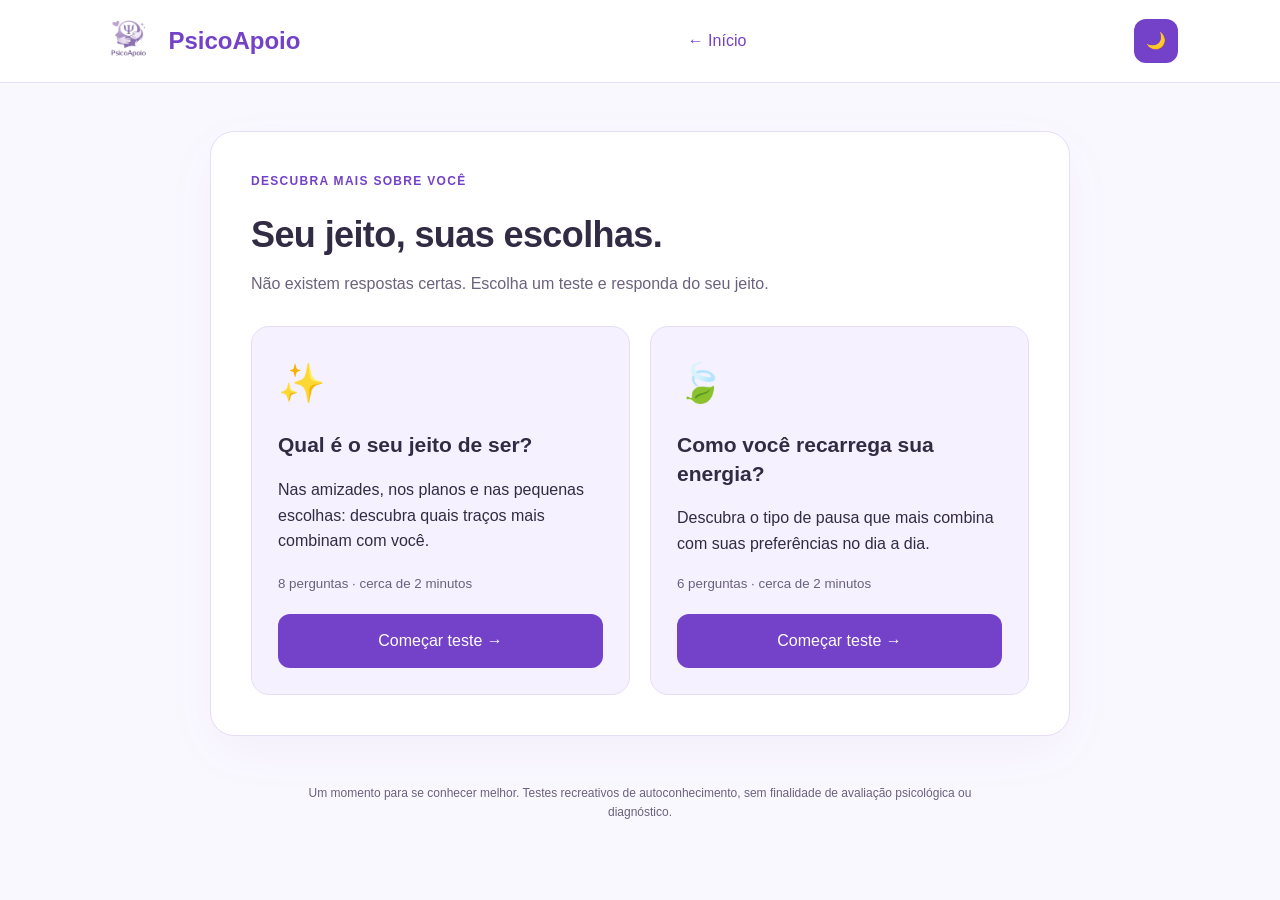
<file: html/quiz.html>
<!DOCTYPE html>
<!DOCTYPE html>
<html lang="pt-BR">
 <head>
  <meta charset="utf-8"/>
  <meta content="width=device-width, initial-scale=1.0" name="viewport"/>
  <title>
   Testes de personalidade | PsicoApoio
  </title>
  <link href="../css/quiz.css" rel="stylesheet"/>
 </head>
 <body>
  <header>
   <a class="logo" href="index.html">
    <img alt="" src="../img/PsicoApoio-removebg-preview.png"/>
    <span>
     PsicoApoio
    </span>
   </a>
   <nav>
    <a href="index.html">
     &larr; In&iacute;cio
    </a>
   </nav>
   <button aria-label="Alternar tema" id="tema">
    🌙
   </button>
  </header>
  <main>
   <div class="container" id="quiz-app">
   </div>
  </main>
  <footer>
   Um momento para se conhecer melhor. Testes recreativos de autoconhecimento, sem finalidade de avalia&ccedil;&atilde;o psicol&oacute;gica ou diagn&oacute;stico.
  </footer>
  <noscript>
   Ative o JavaScript para responder aos testes.
  </noscript>
  <script src="../js/quiz.js">
  </script>
 </body>
</html>
</file>
<file: css/style.css>
/* ===========================
   RESET
=========================== */

* {
  margin:0;
  padding:0;
  box-sizing:border-box;
  font-family:'Poppins',sans-serif;
}
html {
  scroll-behavior:smooth;
}
body {
  background:#ffffff;
  color:#333;
  transition:.4s;
}
/* ===========================
   MODO ESCURO
=========================== */

body.dark {
  background:#0F0F0F;
  color:#fff;
}
/* ===========================
   HEADER
=========================== */

header {
  position:sticky;
  top:0;
  z-index:1000;
  display:flex;
  justify-content:space-between;
  align-items:center;
  padding:18px 8%;
  background:rgba(255,255,255,.95);
  backdrop-filter:blur(12px);
  box-shadow:0 5px 20px rgba(0,0,0,.08);
}
body.dark header {
  background:rgba(15,15,15,.95);
}
/* Logo */

.logo {
  display:flex;
  align-items:center;
  gap:15px;
}
.logo img {
  width:70px;
}
.logo h2 {
  color:#8B5CF6;
}
/* ===========================
   MENU
=========================== */

nav {
  display:flex;
  gap:30px;
}
nav a {
  text-decoration:none;
  color:#444;
  font-weight:500;
  position:relative;
  transition:.3s;
}
body.dark nav a {
  color:white;
}
nav a::after {
  content:"";
  position:absolute;
  left:0;
  bottom:-6px;
  width:0;
  height:2px;
  background:#8B5CF6;
  transition:.3s;
}
nav a:hover::after {
  width:100%;
}
nav a:hover {
  color:#8B5CF6;
}
/* ===========================
   BOTÃO TEMA
=========================== */

#tema {
  width:48px;
  height:48px;
  border:none;
  border-radius:50%;
  cursor:pointer;
  background:#8B5CF6;
  color:white;
  font-size:18px;
  transition:.3s;
}
#tema:hover {
  transform:scale(1.1);
}
/* ===========================
   HERO
=========================== */

.hero {
  display:flex;
  align-items:center;
  justify-content:space-between;
  gap:60px;
  padding:90px 8%;
}
.hero-texto {
  flex:1;
}
.hero-texto h1 {
  font-size:52px;
  color:#8B5CF6;
  line-height:1.2;
}
.hero-texto p {
  margin:25px 0;
  font-size:19px;
  color:#666;
}
body.dark .hero-texto p {
  color:#ddd;
}
.hero-imagem {
  flex:1;
  display:flex;
  justify-content:center;
}
.hero-imagem img {
  width:100%;
  max-width:450px;
}
/* ===========================
   BOTÕES
=========================== */

.btn,
button {
  background:#8B5CF6;
  color:white;
  border:none;
  border-radius:12px;
  padding:14px 28px;
  cursor:pointer;
  transition:.3s;
  font-size:16px;
}
.btn {
  text-decoration:none;
  display:inline-block;
}
button:hover,
.btn:hover {
  transform:translateY(-5px);
  box-shadow:0 10px 25px rgba(139,92,246,.35);
}
/* ===========================
   CARDS
=========================== */

.cards {
  display:grid;
  grid-template-columns:repeat(auto-fit,minmax(300px,1fr));
  gap:30px;
  padding:0 8% 80px;
  align-items:stretch;
}
.card {
  background:#F5F3FF;
  border-radius:20px;
  padding:25px;
  box-shadow:0 10px 25px rgba(0,0,0,.08);
  display:flex;
  flex-direction:column;
  justify-content:space-between;
  transition:.3s;
}
.card:hover {
  transform:translateY(-8px);
}
body.dark .card {
  background:#1E1E1E;
}
.card h2 {
  color:#8B5CF6;
  margin-bottom:25px;
}
.card p {
  margin:18px 0;
  line-height:1.6;
  font-size:18px;
}
.frases {
  display:flex;
  flex-direction:column;
  align-items:center;
  justify-content:space-between;
}
/* ===========================
   RESPIRAÇÃO
=========================== */

.circulo {
  width:120px;
  height:120px;
  margin:20px auto;
  border-radius:50%;
  background:#C4B5FD;
  display:flex;
  justify-content:center;
  align-items:center;
  color:#6D28D9;
  font-size:18px;
  font-weight:600;
  transition:4s;
}
.circulo h3 {
  font-size: 20px;
}
.respiracao {
  display:flex;
  flex-direction:column;
  align-items:center;
  justify-content:space-between;
}
/* ===========================
   PSICÓLOGOS
=========================== */

.psicologos {
  padding:80px 8%;
}
.psicologos h2 {
  text-align:center;
  color:#8B5CF6;
  margin-bottom:50px;
}
.lista {
  display:grid;
  grid-template-columns:repeat(auto-fit,minmax(260px,1fr));
  gap:35px;
}
.psicologo {
  background:#F5F3FF;
  border-radius:20px;
  text-align:center;
  padding:30px;
  box-shadow:0 10px 25px rgba(0,0,0,.08);
  transition:.3s;
}
.psicologo:hover {
  transform:translateY(-8px);
}
body.dark .psicologo {
  background:#1E1E1E;
}
.psicologo img {
  width:120px;
  border-radius:50%;
  border:5px solid #C4B5FD;
  margin-bottom:15px;
}
.psicologo h3 {
  margin-bottom:10px;
}
.psicologo p {
  margin-bottom:10px;
  color:#666;
}
body.dark .psicologo p {
  color:#ddd;
}
.psicologo button {
  width:100%;
  margin-top:20px;
}
/* ===========================
   CVV
=========================== */

.cvv {
  background:#F5F3FF;
  text-align:center;
  padding:80px 8%;
}
body.dark .cvv {
  background:#181818;
}
.cvv h2 {
  color:#8B5CF6;
}
.cvv h1 {
  font-size:55px;
  margin:20px 0;
}
.cvv p {
  margin-bottom:25px;
}
/* ===========================
   FOOTER
=========================== */

footer {
  background:#8B5CF6;
  color:white;
  text-align:center;
  padding:25px;
}
/* ===========================
   SCROLLBAR
=========================== */

::-webkit-scrollbar {
  width:8px;
}
::-webkit-scrollbar-thumb {
  background:#8B5CF6;
  border-radius:20px;
}
/* ===========================
   RESPONSIVO
=========================== */



@media(max-width:900px) {
.hero {
  min-height:70vh;
  padding:70px 8%;
}
.hero-texto h1 {
  font-size:38px;
}
.hero-texto p {
  font-size:18px;
}
}
.hero {
  display:flex;
  justify-content:center;
  align-items:center;
  min-height:55vh;
  padding:50px 8%;
  text-align:center;
}
.hero-texto {
  max-width:700px;
}
.hero-texto h1 {
  font-size:50px;
  color:#8B5CF6;
  line-height:1.2;
  margin-bottom:18px;
}
.hero-texto p {
  font-size:18px;
  color:#555;
  line-height:1.6;
  margin-bottom:25px;
}
body.dark .hero-texto p {
  color:#ddd;
}
.cvv h1 {
  font-size:40px;
}


/* Logo sem quadrado branco no cabeçalho lilás */
header .logo img, .logo img {
  background: transparent !important;
  border-radius: 0 !important;
  padding: 0 !important;
  mix-blend-mode: multiply;
  object-fit: contain;
}
</file>
<file: css/quiz.css>
* {
  box-sizing:border-box
}
body {
  margin:0;
  font-family:'Poppins',Arial,sans-serif;
  background:#faf8ff;
  color:#322b44;
  line-height:1.6;
  --painel:#fff;
  --suave:#f5f1ff;
  --borda:#e6ddf7;
  --muted:#6c617d;
  --roxo:#7441c9
}
body.dark {
  background:#171320;
  color:#f3edf9;
  --painel:#25202f;
  --suave:#30273e;
  --borda:#554266;
  --muted:#c5b8d3;
  --roxo:#bda0ff
}
header {
  display:flex;
  align-items:center;
  justify-content:space-between;
  gap:16px;
  padding:14px 8%;
  background:var(--painel);
  border-bottom:1px solid var(--borda)
}
.logo {
  display:flex;
  align-items:center;
  gap:10px;
  text-decoration:none;
  color:var(--roxo);
  font-size:24px;
  font-weight:700
}
.logo img {
  width:56px
}
nav a,.inicio {
  color:var(--roxo);
  text-decoration:none
}
main {
  padding:48px 20px
}
.container {
  max-width:860px;
  margin:auto;
  background:var(--painel);
  border:1px solid var(--borda);
  border-radius:24px;
  padding:40px;
  box-shadow:0 16px 55px #5225900a
}
h1 {
  font-size:clamp(25px,4vw,36px);
  line-height:1.25;
  margin:20px 0 14px;
  letter-spacing:-.6px
}
h2 {
  font-size:21px;
  line-height:1.35
}
h3 {
  font-size:15px;
  margin-bottom:4px;
  color:var(--roxo)
}
p {
  margin-top:0
}
.subtitulo,.instrucao,small,footer {
  color:var(--muted)
}
.etiqueta {
  display:block;
  font-size:12px;
  font-weight:700;
  color:var(--roxo);
  letter-spacing:1.3px
}
.catalogo {
  display:grid;
  grid-template-columns:1fr 1fr;
  gap:20px;
  margin-top:30px
}
.quiz-card {
  padding:26px;
  border-radius:18px;
  background:var(--suave);
  border:1px solid var(--borda);
  display:flex;
  flex-direction:column
}
.quiz-card p {
  flex:1
}
.icone {
  font-size:38px
}
button {
  font:inherit;
  border:0;
  border-radius:12px;
  padding:14px 20px;
  background:#7441c9;
  color:white;
  cursor:pointer;
  transition:background .15s
}
button:hover:not(:disabled) {
  background:#602bae
}
button:focus-visible,a:focus-visible {
  outline:3px solid var(--roxo);
  outline-offset:4px
}
h1:focus {
  outline:none
}
button:disabled {
  opacity:.45;
  cursor:not-allowed
}
.quiz-card button {
  margin-top:20px
}
#tema {
  width:44px;
  height:44px;
  padding:0;
  flex-shrink:0
}
.link {
  padding:0;
  background:none;
  color:var(--roxo);
  margin-bottom:25px
}
.link:hover:not(:disabled) {
  background:var(--suave)
}
.progresso-info {
  display:flex;
  justify-content:space-between;
  color:var(--muted);
  font-size:13px;
  margin:22px 0 8px
}
.barra {
  height:8px;
  background:var(--borda);
  border-radius:20px;
  overflow:hidden
}
.barra>div {
  height:100%;
  background:#9870e4;
  border-radius:20px
}
.opcao {
  display:block;
  width:100%;
  margin:12px 0;
  text-align:left;
  background:var(--painel);
  color:inherit;
  border:2px solid var(--borda);
  padding:18px 20px
}
.opcao:hover:not(:disabled) {
  background:var(--suave);
  border-color:var(--roxo)
}
.opcao.selecionada {
  background:#7441c9;
  color:#fff;
  border:3px solid #54209b;
  box-shadow:0 0 0 3px rgba(155,123,232,.28),0 8px 20px rgba(84,32,155,.22);
  font-weight:700;
  transform:translateY(-2px);
  position:relative;
  padding-right:54px
}
.opcao.selecionada::after {
  content:"✓";
  position:absolute;
  right:18px;
  top:50%;
  transform:translateY(-50%);
  display:grid;
  place-items:center;
  width:26px;
  height:26px;
  border-radius:50%;
  background:#fff;
  color:#54209b;
  font-size:17px;
  font-weight:800
}
body.dark .opcao.selecionada {
  background:#9b7be8;
  color:#211632;
  border-color:#d8c8ff
}
body.dark .opcao.selecionada::after {
  background:#2e2143;
  color:#fff
}
.acoes {
  display:flex;
  gap:12px;
  margin-top:28px
}
.acoes button {
  flex:1
}
.secundario {
  background:var(--suave);
  color:var(--roxo);
  border:1px solid var(--borda)
}
.secundario:hover:not(:disabled) {
  background:var(--borda)
}
.resultado-emoji {
  font-size:52px;
  margin-top:20px
}
.perfil {
  padding:24px;
  background:var(--suave);
  border-radius:16px;
  margin:20px 0
}
.perfil h2 {
  margin-top:0
}
.perfil p:last-child {
  margin-bottom:0
}
.afinidades {
  margin-top:30px
}
.afinidades>p {
  font-size:13px;
  color:var(--muted)
}
.afinidade {
  margin:16px 0
}
.afinidade>div:first-child {
  display:flex;
  justify-content:space-between;
  gap:12px;
  font-size:13px;
  margin-bottom:6px
}
.inicio {
  display:block;
  text-align:center;
  margin-top:20px
}
footer {
  text-align:center;
  font-size:12px;
  max-width:760px;
  padding:0 24px 32px;
  margin:auto
}

@media(max-width:600px) {
header {
  padding:12px 16px;
  gap:10px
}
.logo {
  font-size:19px
}
.logo img {
  width:40px
}
nav a {
  font-size:14px
}
main {
  padding:24px 14px
}
.container {
  padding:24px 18px
}
.catalogo {
  grid-template-columns:1fr
}
.acoes {
  flex-direction:column
}
.afinidade>div:first-child {
  flex-wrap:wrap
}
}
</file>
